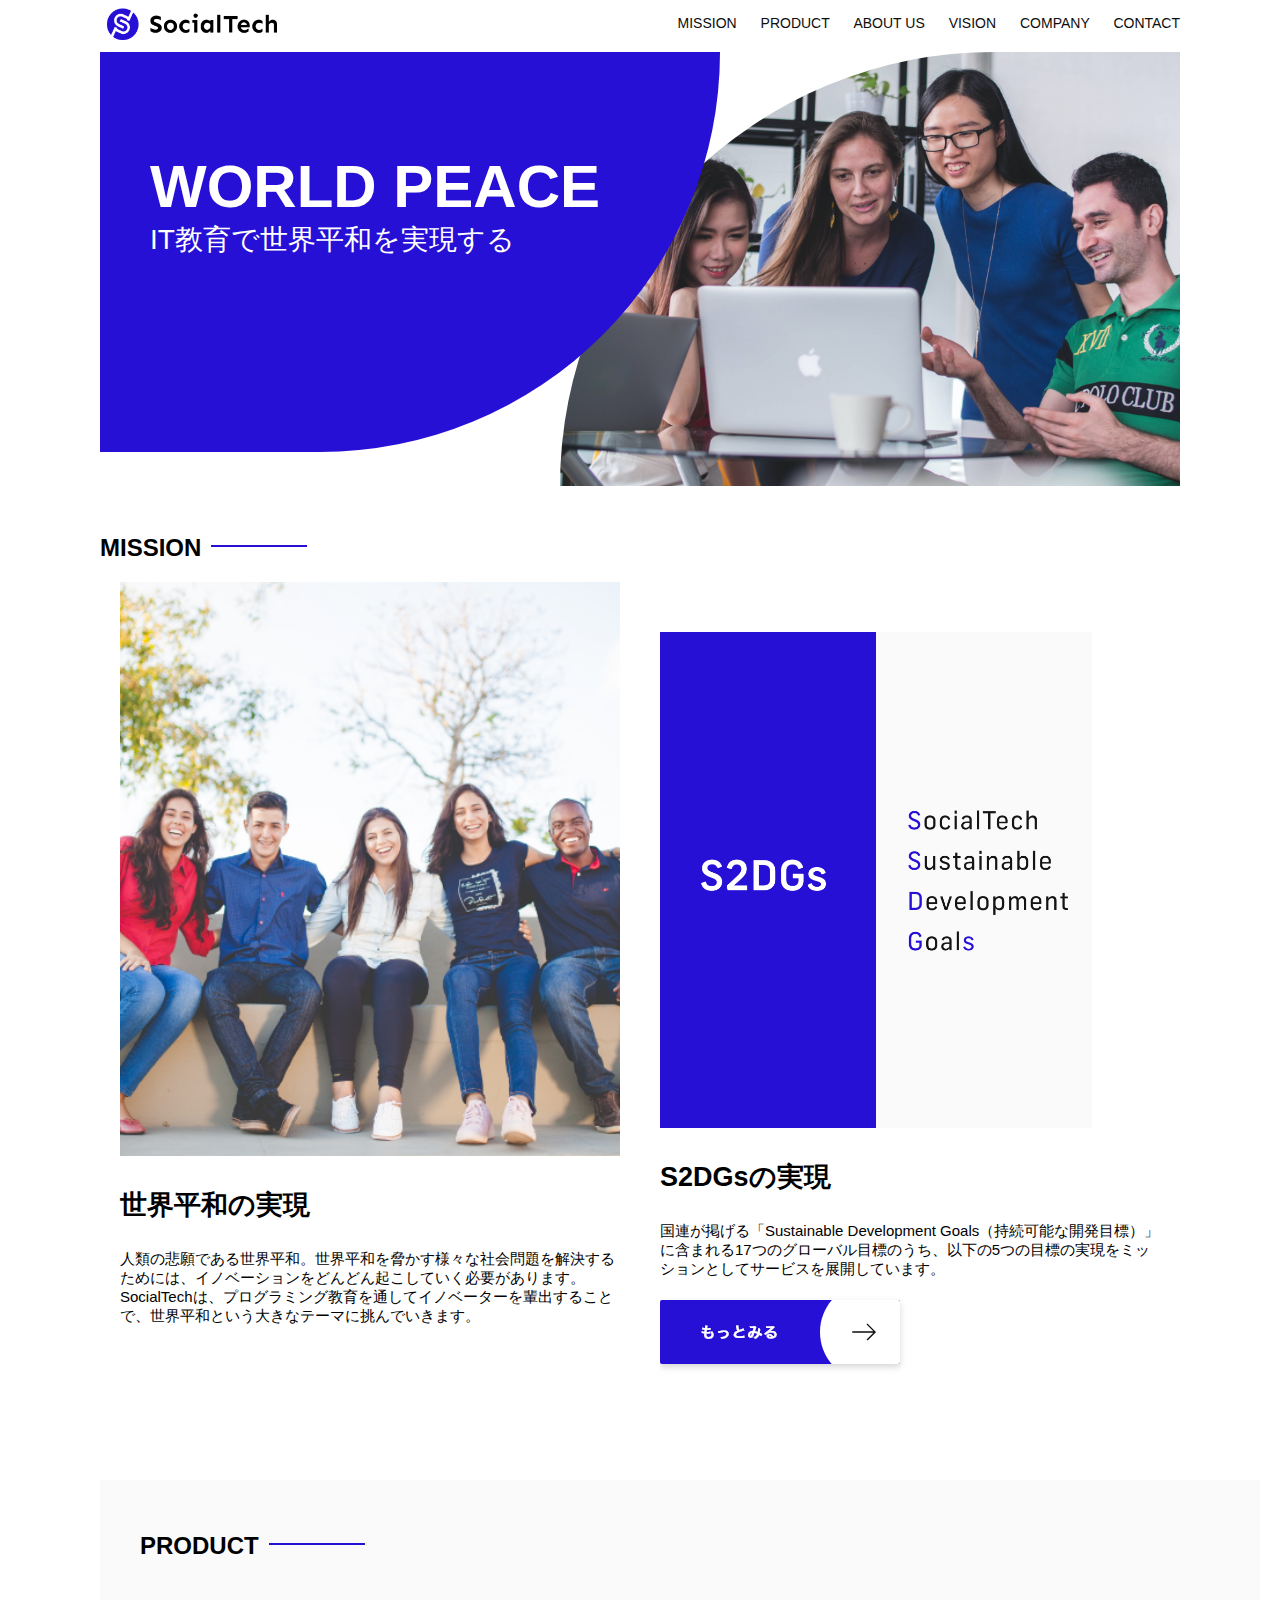
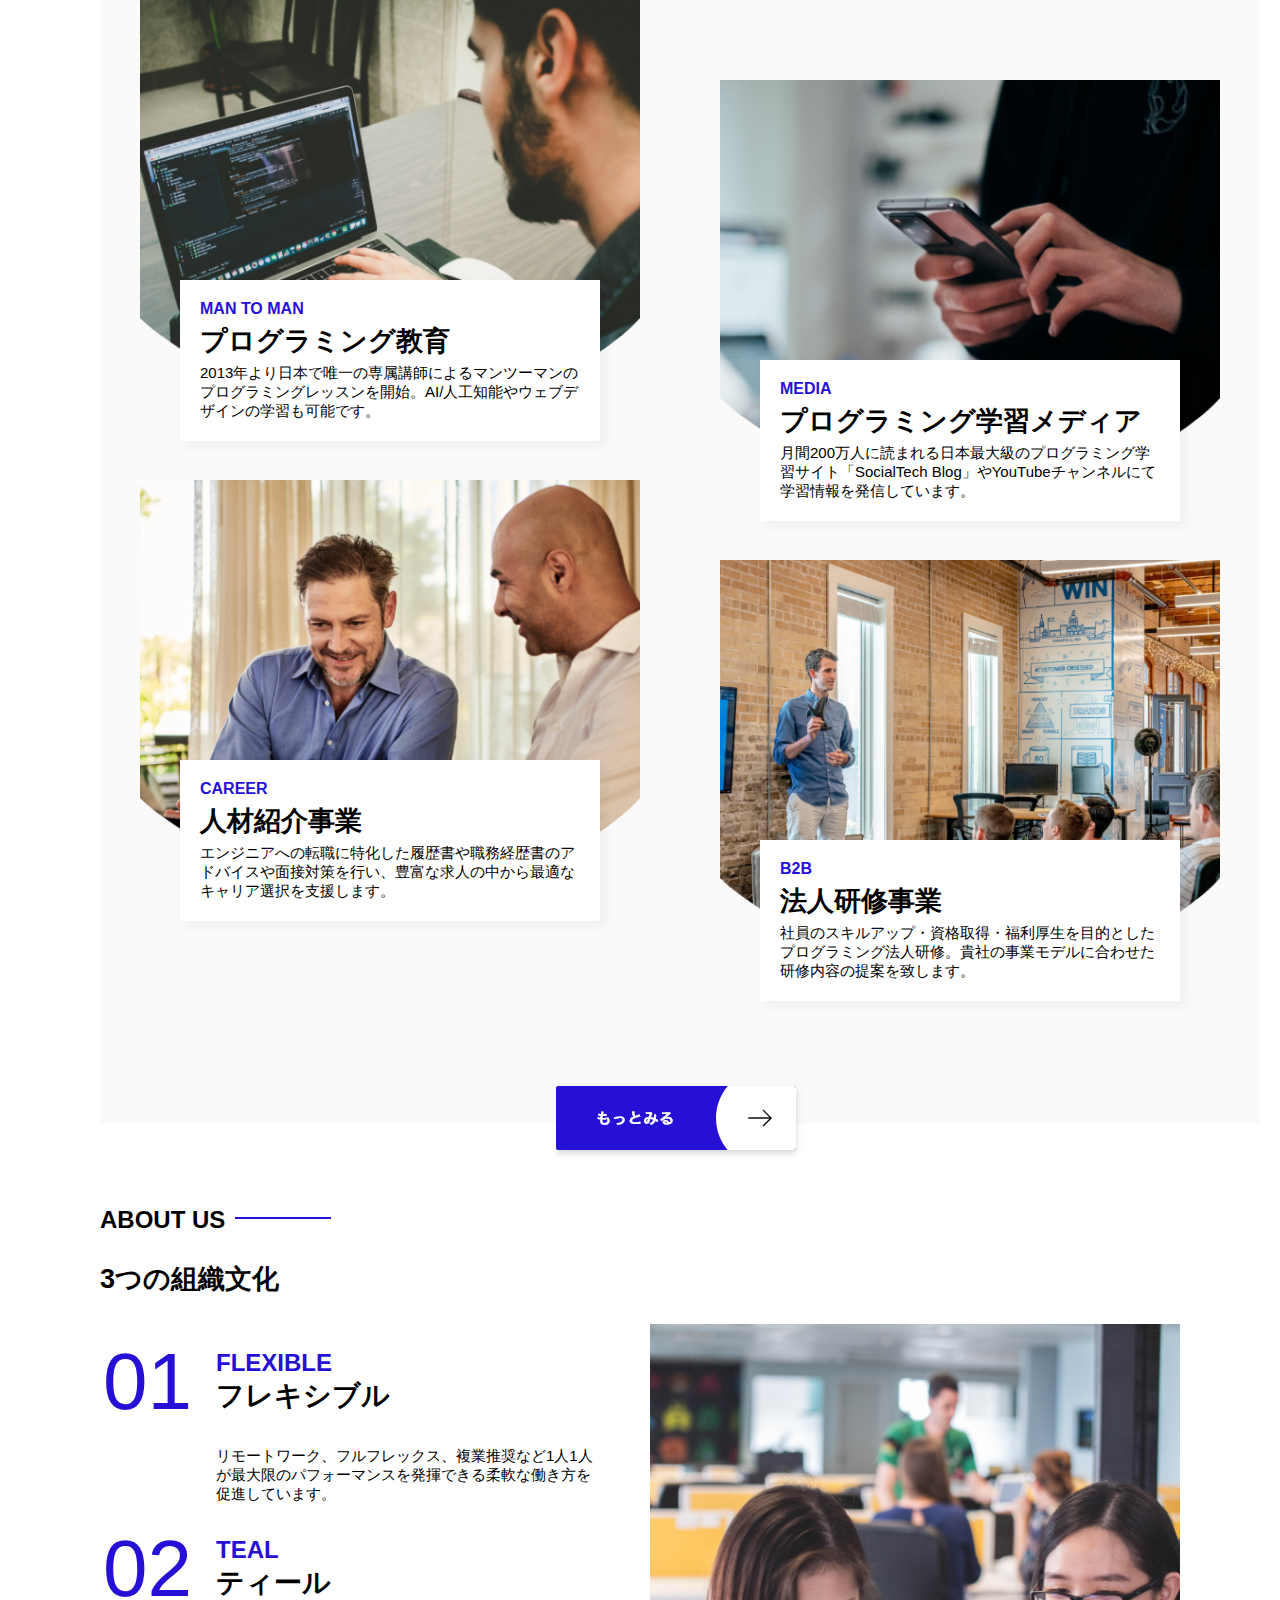
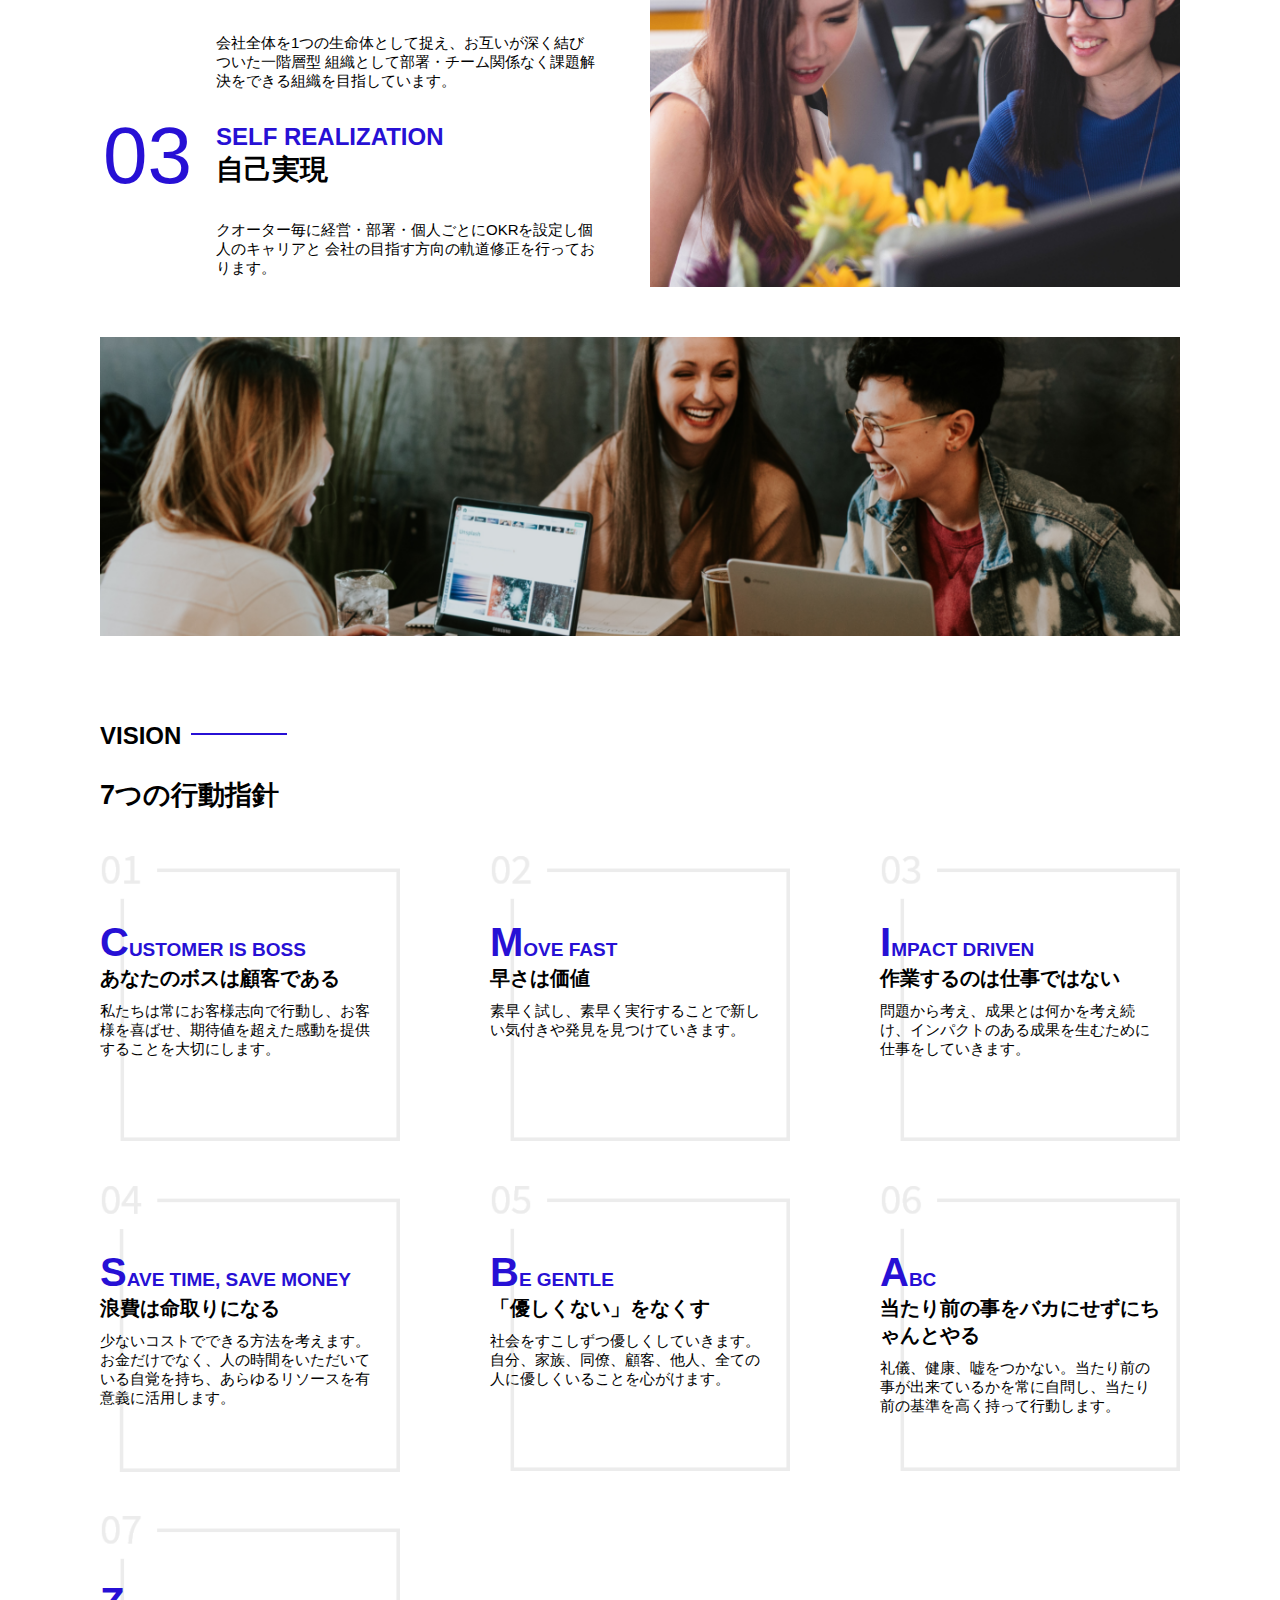
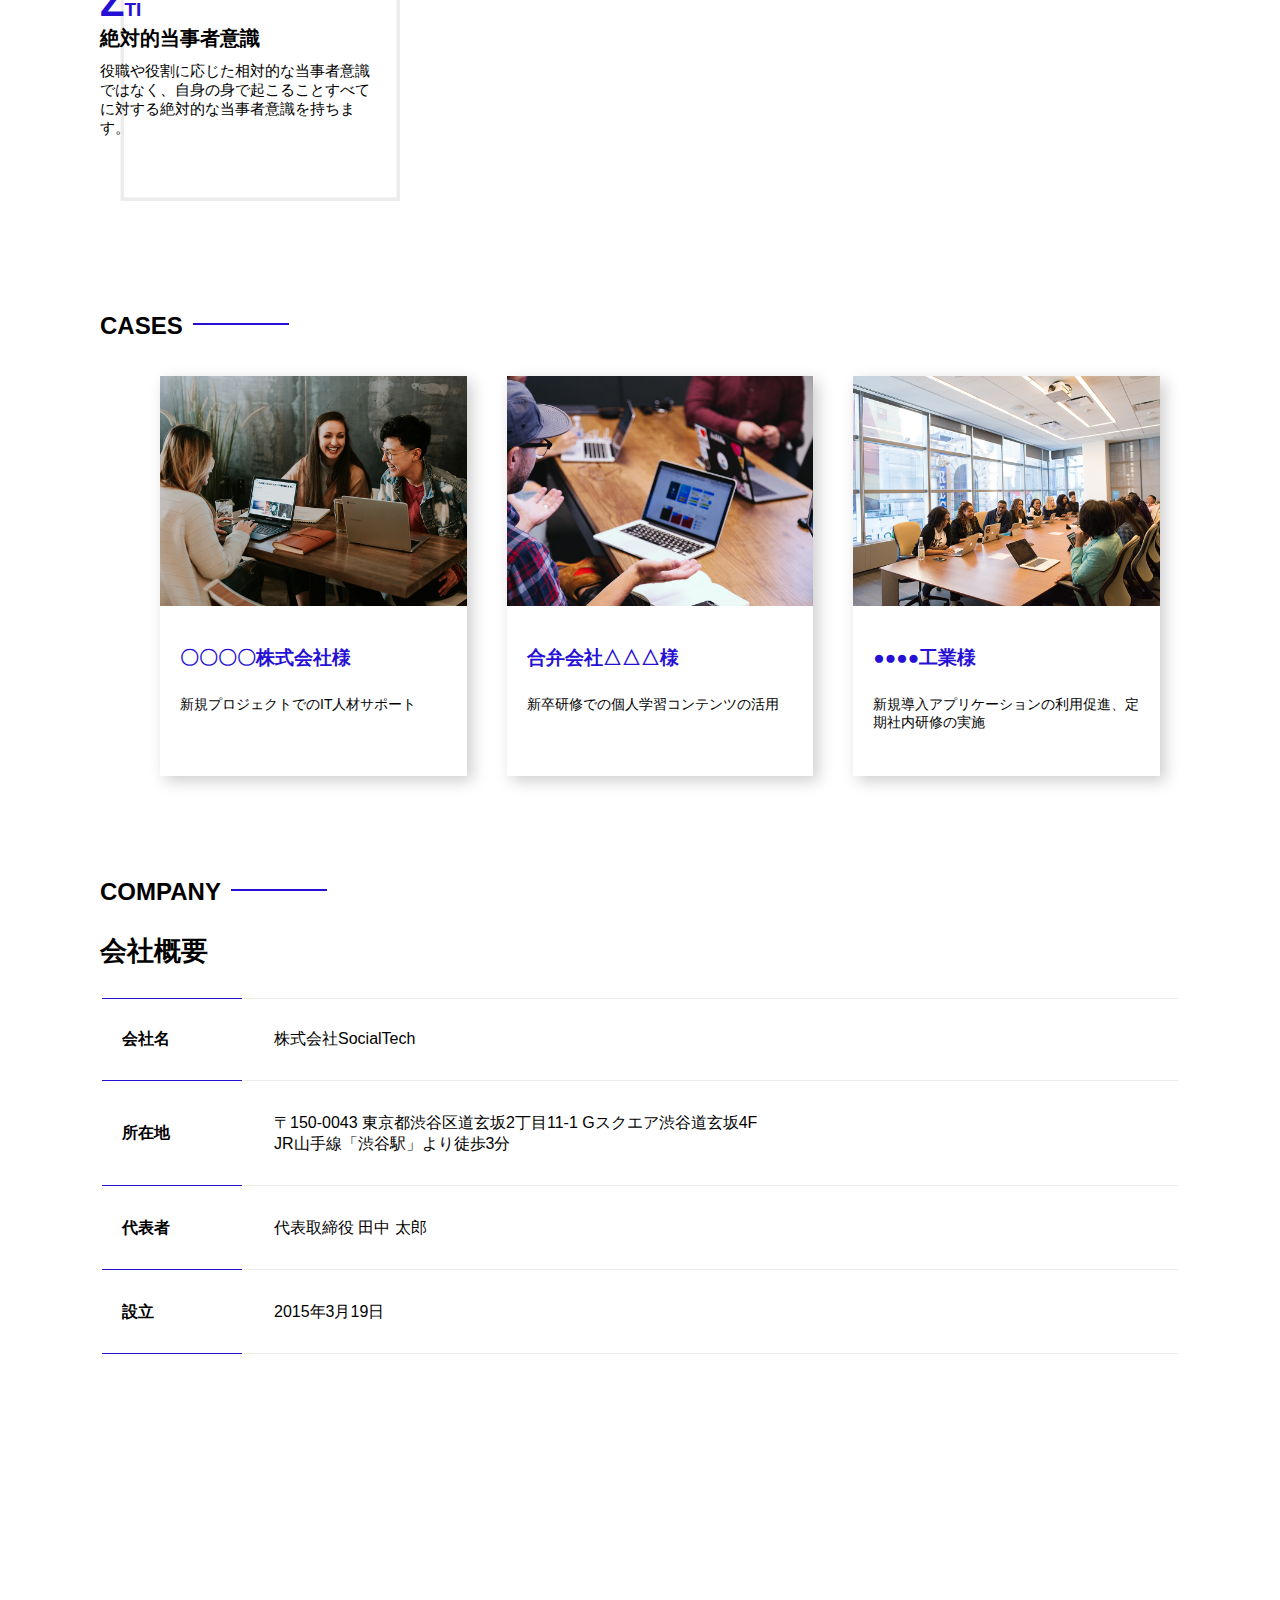
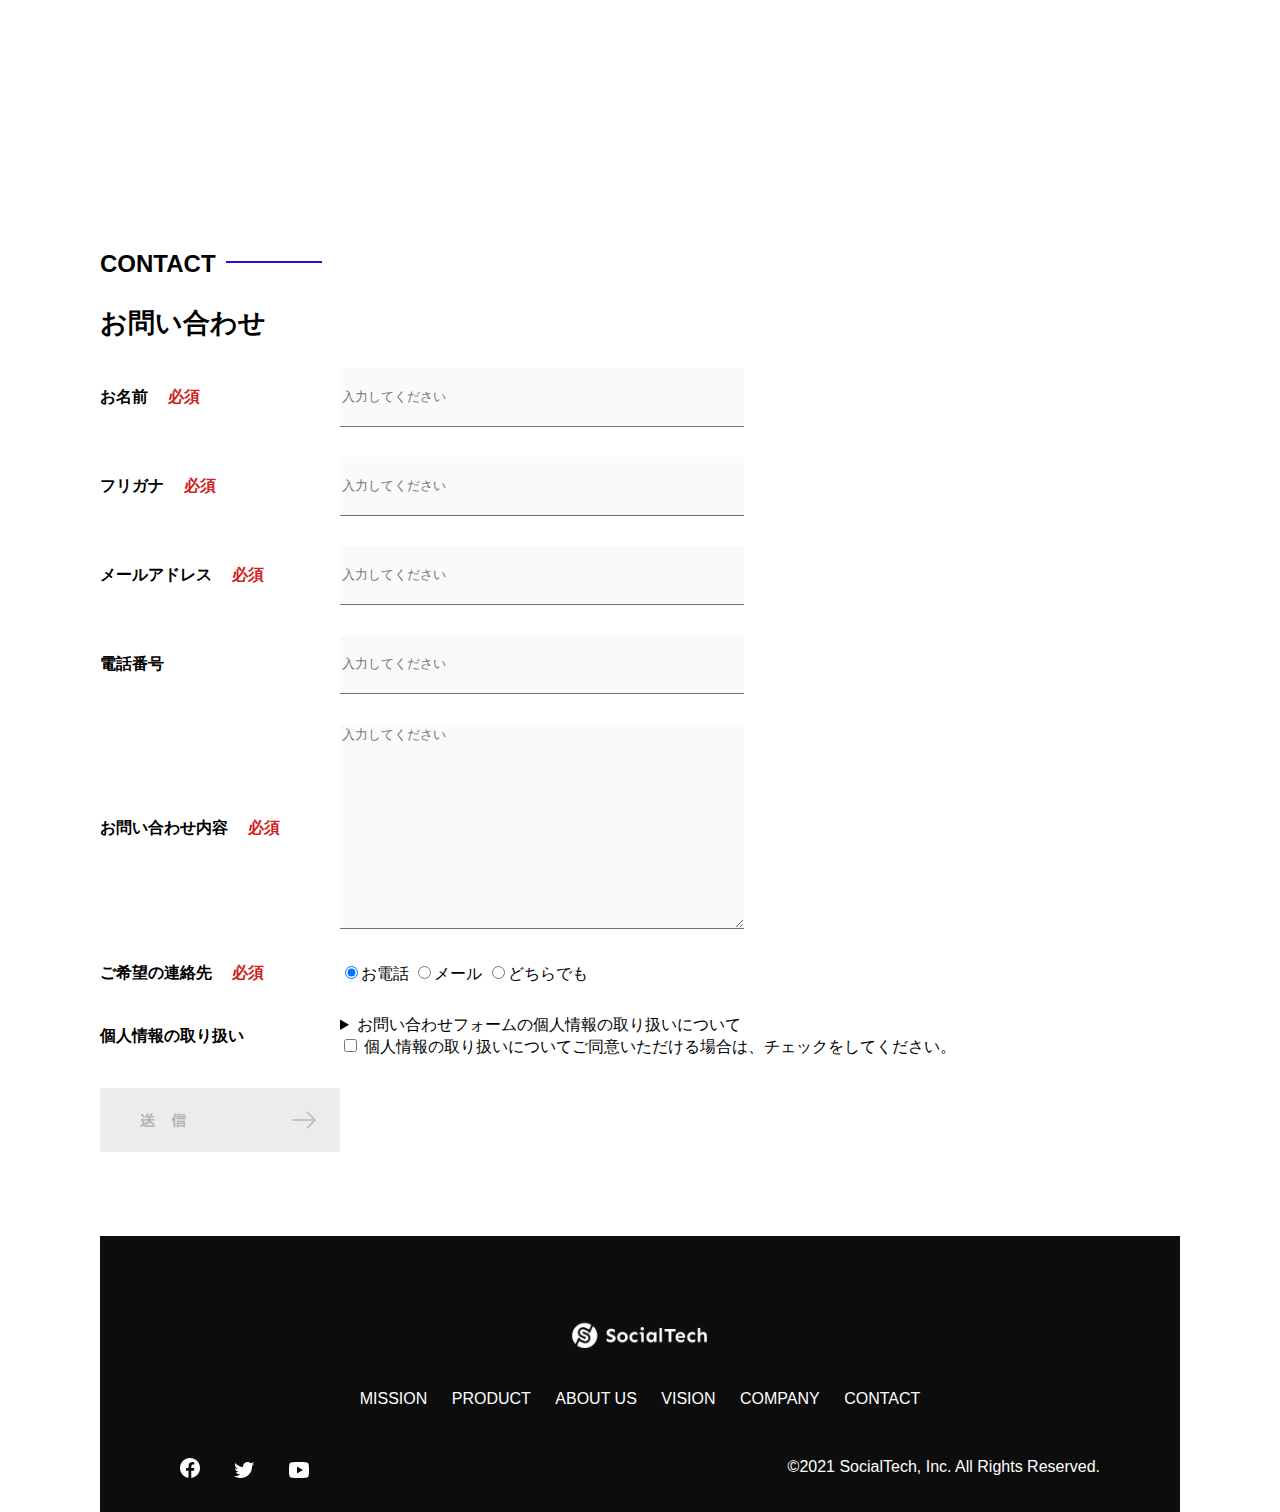
<file: kadai_012/index.html>
<!DOCTYPE html>
<html>
  <head>
    <title>SocialTech</title>
    <meta charset="UTF-8" />
    <meta
      name="description"
      content="SocialTechはEdTech業界のリーディングカンパニーを目指します。"
    />
    <meta name="viewport" content="width=device-width, initial-scale=1.0" />
    <link rel="stylesheet" href="style.css" />
  </head>
  <body>
    <!-- ヘッダー -->
    <header>
      <!-- ロゴ -->
      <a href="index.html" id="logo"
        ><img src="images/logo.png" alt="トップページに戻る"
      /></a>

      <!-- PC用ナビゲーション -->
      <nav id="nav-pc">
        <a href="mission.html">MISSION</a>
        <a href="product.html">PRODUCT</a>
        <a href="index.html#aboutus">ABOUT US</a>
        <a href="index.html#vision">VISION</a>
        <a href="index.html#company">COMPANY</a>
        <a href="index.html#contact">CONTACT</a>
      </nav>
    </header>
    <main>
      <article>
        <!-- メインビジュアル -->
        <section id="main-visual">
          <div id="main-message">
            <h1>WORLD PEACE</h1>
            <p>IT教育で世界平和を実現する</p>
          </div>
          <img
            src="images/index/index-main.png"
            alt="PCの周りに集まる多国籍の仲間たち"
          />
        </section>
        <!--ミッション-->
        <section id="mission">
          <h2 class="index-h2">MISSION</h2>
          <div id="mission-flex">
            <div>
              <img
                id="mission-photo"
                src="images/index/index-mission.png"
                alt="屋外のベンチで写真を撮影する多国籍の仲間たち"
              />
              <h3>世界平和の実現</h3>
              <p>
                人類の悲願である世界平和。世界平和を脅かす様々な社会問題を解決するためには、イノベーションをどんどん起こしていく必要があります。SocialTechは、プログラミング教育を通してイノベーターを輩出することで、世界平和という大きなテーマに挑んでいきます。
              </p>
            </div>
            <div>
              <img id="s2dgs" src="images/index/s2dgs.png" alt="S2DGs" />
              <h3>S2DGsの実現</h3>
              <p>
                国連が掲げる「Sustainable Development
                Goals（持続可能な開発目標）」に含まれる17つのグローバル目標のうち、以下の5つの目標の実現をミッションとしてサービスを展開しています。
              </p>
              <a href="mission.html">
                <img src="images/button-more.png" alt="もっとみる" />
              </a>
            </div>
          </div>
        </section>
        <!-- プロダクト -->
        <section id="product">
          <h2 class="index-h2">PRODUCT</h2>
          <div>
            <div id="product-left">
              <div>
                <img
                  class="product-photo"
                  src="images/index/index-mantoman.png"
                  alt="PCでコードを書く男性"
                />
                <div class="product-explain">
                  <span>MAN TO MAN</span>
                  <h3>プログラミング教育</h3>
                  <p>
                    2013年より日本で唯一の専属講師によるマンツーマンのプログラミングレッスンを開始。AI/人工知能やウェブデザインの学習も可能です。
                  </p>
                </div>
              </div>
              <div>
                <img
                  class="product-photo"
                  src="images/index/index-career.png"
                  alt="笑顔で話し合う2人の男性"
                />
                <div class="product-explain">
                  <span>CAREER</span>
                  <h3>人材紹介事業</h3>
                  <p>
                    エンジニアへの転職に特化した履歴書や職務経歴書のアドバイスや面接対策を行い、豊富な求人の中から最適なキャリア選択を支援します。
                  </p>
                </div>
              </div>
            </div>
            <div id="product-right">
              <div>
                <img
                  class="product-photo"
                  src="images/index/index-media.png"
                  alt="スマートフォンを操作する人"
                />
                <div class="product-explain">
                  <span>MEDIA</span>
                  <h3>プログラミング学習メディア</h3>
                  <p>
                    月間200万人に読まれる日本最大級のプログラミング学習サイト「SocialTech
                    Blog」やYouTubeチャンネルにて学習情報を発信しています。
                  </p>
                </div>
              </div>
              <div>
                <img
                  class="product-photo"
                  src="images/index/index-b2b.png"
                  alt="講演中の男性とそれを聴く人々"
                />
                <div class="product-explain">
                  <span>B2B</span>
                  <h3>法人研修事業</h3>
                  <p>
                    社員のスキルアップ・資格取得・福利厚生を目的としたプログラミング法人研修。貴社の事業モデルに合わせた研修内容の提案を致します。
                  </p>
                </div>
              </div>
            </div>
          </div>
          <div>
            <a id="product-more" href="product.html">
              <img src="images/button-more.png" alt="もっとみる" />
            </a>
          </div>
        </section>
        <!---ABOUT US-->
        <section id="aboutus">
          <h2 class="index-h2">ABOUT US</h2>
          <h3>3つの組織文化</h3>
          <div>
            <table class="culture-table">
              <tr>
                <td>
                  <span class="culture-num">01</span>
                </td>
                <td>
                  <span class="culture-en">FLEXIBLE</span>
                  <span class="culture-jp">フレキシブル</span>
                </td>
              </tr>
              <tr>
                <td>
                  <!--空のセル-->
                </td>
                <td>
                  <p class="culture-description">
                    リモートワーク、フルフレックス、複業推奨など1人1人が最大限のパフォーマンスを発揮できる柔軟な働き方を促進しています。
                  </p>
                </td>
              </tr>
              <tr>
                <td>
                  <span class="culture-num">02</span>
                </td>
                <td>
                  <span class="culture-en">TEAL</span>
                  <span class="culture-jp">ティール</span>
                </td>
              </tr>
              <tr>
                <td>
                  <!--空のセル-->
                </td>
                <td>
                  <p class="culture-description">
                    会社全体を1つの生命体として捉え、お互いが深く結びついた一階層型
                    組織として部署・チーム関係なく課題解決をできる組織を目指しています。
                  </p>
                </td>
              </tr>
              <tr>
                <td>
                  <span class="culture-num">03</span>
                </td>
                <td>
                  <span class="culture-en">SELF REALIZATION</span>
                  <span class="culture-jp">自己実現</span>
                </td>
              </tr>
              <tr>
                <td>
                  <!--空のセル-->
                </td>
                <td>
                  <p class="culture-description">
                    クオーター毎に経営・部署・個人ごとにOKRを設定し個人のキャリアと
                    会社の目指す方向の軌道修正を行っております。
                  </p>
                </td>
              </tr>
            </table>
            <img
              class="culture-img"
              src="images/index/index-aboutus1.png"
              alt="笑顔で話し合う2人の女性"
            />
          </div>
          <img
            class="culture-img2"
            src="images/index/index-aboutus2.png"
            alt="笑顔で話し合う3人の男女"
          />
        </section>
        <!-- VISION -->
        <section id="vision">
          <h2 class="index-h2">VISION</h2>
          <h3>7つの行動指針</h3>
          <div>
            <div class="vision-box">
              <img src="images/index/vision-01.png" alt="01" />
              <span>
                <h4>CUSTOMER IS BOSS</h4>
                <h5>あなたのボスは顧客である</h5>
                <p>
                  私たちは常にお客様志向で行動し、お客様を喜ばせ、期待値を超えた感動を提供することを大切にします。
                </p>
              </span>
            </div>
            <div class="vision-box">
              <img src="images/index/vision-02.png" alt="02" />
              <span>
                <h4>MOVE FAST</h4>
                <h5>早さは価値</h5>
                <p>
                  素早く試し、素早く実行することで新しい気付きや発見を見つけていきます。
                </p>
              </span>
            </div>
            <div class="vision-box">
              <img src="images/index/vision-03.png" alt="03" />
              <span>
                <h4>IMPACT DRIVEN</h4>
                <h5>作業するのは仕事ではない</h5>
                <p>
                  問題から考え、成果とは何かを考え続け、インパクトのある成果を生むために仕事をしていきます。
                </p>
              </span>
            </div>
            <div class="vision-box">
              <img src="images/index/vision-04.png" alt="04" />
              <span>
                <h4>SAVE TIME, SAVE MONEY</h4>
                <h5>浪費は命取りになる</h5>
                <p>
                  少ないコストでできる方法を考えます。お金だけでなく、人の時間をいただいている自覚を持ち、あらゆるリソースを有意義に活用します。
                </p>
              </span>
            </div>
            <div class="vision-box">
              <img src="images/index/vision-05.png" alt="05" />
              <span>
                <h4>BE GENTLE</h4>
                <h5>「優しくない」をなくす</h5>
                <p>
                  社会をすこしずつ優しくしていきます。自分、家族、同僚、顧客、他人、全ての人に優しくいることを心がけます。
                </p>
              </span>
            </div>
            <div class="vision-box">
              <img src="images/index/vision-06.png" alt="06" />
              <span>
                <h4>ABC</h4>
                <h5>当たり前の事をバカにせずにちゃんとやる</h5>
                <p>
                  礼儀、健康、嘘をつかない。当たり前の事が出来ているかを常に自問し、当たり前の基準を高く持って行動します。
                </p>
              </span>
            </div>
            <div class="vision-box">
              <img src="images/index/vision-07.png" alt="07" />
              <span>
                <h4>ZTI</h4>
                <h5>絶対的当事者意識</h5>
                <p>
                  役職や役割に応じた相対的な当事者意識ではなく、自身の身で起こることすべてに対する絶対的な当事者意識を持ちます。
                </p>
              </span>
            </div>
          </div>
        </section>

        <!-- CASES -->
        <section id="cases">
          <h2 class="index-h2">CASES</h2>
          <ul>
            <li class="case-card">
              <img class="case-img" src="images/index/case-1.png" alt="仲良く語り合う3人">
              <div class="case-info">
                <h4 class="case-name">〇〇〇〇株式会社様</h4>
                <p class="case-content">新規プロジェクトでのIT人材サポート</p>
              </div>
            </li>
         
            <li class="case-card">
              <img class="case-img" src="images/index/case-2.png" alt="PCでコンテンツを見る">
              <div class="case-info">
                <h4 class="case-name">合弁会社△△△様</h4>
                <p class="case-content">新卒研修での個人学習コンテンツの活用</p>
              </div>
            </li>

            <li class="case-card">
              <img class="case-img" src="images/index/case-3.png" alt="社内研修中の会議室">
              <div class="case-info">
                <h4 class="case-name">●●●●工業様</h4>
                <p class="case-content">新規導入アプリケーションの利用促進、定期社内研修の実施</p>
              </div>
            </li>
          </ul>
        </section>

        <!-- COMPANY -->
        <section id="company">
          <h2 class="index-h2">COMPANY</h2>
          <h3>会社概要</h3>
          <table id="company-table">
            <tr>
              <th class="tableheader-first">会社名</th>
              <td class="cell-first">株式会社SocialTech</td>
            </tr>
            <tr>
              <th class="tableheader">所在地</th>
              <td class="cell">
                〒150-0043 東京都渋谷区道玄坂2丁目11-1 Gスクエア渋谷道玄坂4F<br />JR山手線「渋谷駅」より徒歩3分
              </td>
            </tr>
            <tr>
              <th class="tableheader">代表者</th>
              <td class="cell">代表取締役 田中 太郎</td>
            </tr>
            <tr>
              <th class="tableheader">設立</th>
              <td class="cell">2015年3月19日</td>
            </tr>
          </table>
          <iframe
            src="https://www.google.com/maps/embed?pb=!1m18!1m12!1m3!1d3241.7759544892483!2d139.69399665123464!3d35.65789123876098!2m3!1f0!2f0!3f0!3m2!1i1024!2i768!4f13.1!3m3!1m2!1s0x60188caa0042e8d1%3A0xba130bea826a7aa2!2z44CSMTUwLTAwNDMg5p2x5Lqs6YO95riL6LC35Yy66YGT546E5Z2C77yS5LiB55uu77yR77yR4oiS77yR!5e0!3m2!1sja!2sjp!4v1636872991912!5m2!1sja!2sjp"
            style="border: 0"
            allowfullscreen=""
            loading="lazy"
          >
          </iframe>
        </section>
        <!-- お問い合わせフォーム -->
        <section id="contact">
          <h2 class="index-h2">CONTACT</h2>
          <h3>お問い合わせ</h3>
          <form>
            <div>
              <div class="contact-heading">
                <label class="contact-label"
                  >お名前<span class="contact-span">必須</span></label
                >
              </div>
              <div class="contact-form">
                <input
                  type="text"
                  name="name"
                  placeholder="入力してください"
                  class="contact-textbox"
                />
              </div>
            </div>
            <div>
              <div class="contact-heading">
                <label class="contact-label"
                  >フリガナ<span class="contact-span">必須</span></label
                >
              </div>
              <div>
                <input
                  type="text"
                  name="hurigana"
                  placeholder="入力してください"
                  class="contact-textbox"
                />
              </div>
            </div>
            <div>
              <div class="contact-heading">
                <label class="contact-label"
                  >メールアドレス<span class="contact-span">必須</span></label
                >
              </div>
              <div>
                <input
                  type="text"
                  name="email"
                  placeholder="入力してください"
                  class="contact-textbox"
                />
              </div>
            </div>
            <div>
              <div class="contact-heading">
                <label class="contact-label">電話番号</label>
              </div>
              <div>
                <input
                  type="text"
                  name="tel"
                  placeholder="入力してください"
                  class="contact-textbox"
                />
              </div>
            </div>
            <div>
              <div class="contact-heading">
                <label class="contact-label"
                  >お問い合わせ内容<span class="contact-span">必須</span></label
                >
              </div>
              <div>
                <textarea
                  class="contact-textarea"
                  placeholder="入力してください"
                  name="message"
                ></textarea>
              </div>
            </div>
            <div>
              <div class="contact-heading">
                <label class="contact-label"
                  >ご希望の連絡先<span class="contact-span">必須</span></label
                >
              </div>
              <div>
                <input
                  class="radiobutton"
                  type="radio"
                  value="tel"
                  name="contact"
                  checked
                /><label>お電話</label>
                <input
                  class="radiobutton"
                  type="radio"
                  value="mail"
                  name="contact"
                /><label>メール</label>
                <input
                  class="radiobutton"
                  type="radio"
                  value="both"
                  name="contact"
                /><label>どちらでも</label>
              </div>
            </div>
            <div>
              <div class="contact-heading">
                <label class="contact-label">個人情報の取り扱い</label>
              </div>
              <div>
                <details>
                  <summary>
                    お問い合わせフォームの個人情報の取り扱いについて
                  </summary>
                  <div>
                    <span>１．組織の名称又は氏名</span><br />
                    株式会社SocialTech<br /><br />
                    <span
                      >２．個人情報保護管理者（若しくはその代理人）の氏名又は職名、所属及び連絡先
                      鈴木 一郎 コーポレート部</span
                    ><br />
                    メールアドレス：support@socialtech.net<br />
                    TEL：03-xxxx-xxxx<br />
                    <span>３．個人情報の利用目的</span><br />
                    ・本サービス及び本サービスに関連する情報の提供又はそれらに関する連絡のため<br />
                    ・ユーザーの本人確認のため<br />
                    ・当社サービスのご案内のため<br />
                    ・当社の商品等の広告または宣伝（電子メールによるものを含むものとします。）<br /><br />
                    <span>４．個人情報の取り扱い業務の委託</span><br />
                    個人情報の取扱業務の全部または一部を外部に業務委託する場合があります。<br />
                    その際、弊社は、個人情報を適切に保護できる管理体制を敷き実行していることを条件として<br />
                    委託先を厳選したうえで、機密保持契約を委託先と締結し、お客様の個人情報を厳密に管理させます。<br /><br />
                    <span>５．個人情報の開示等の請求</span><br />
                    お客様は、弊社に対してご自身の個人情報の開示等（利用目的の通知、開示、内容の訂正・追加・削除、利用の停止または消去、第三者への提供の停止）に関して、当社問合わせ窓口に申し出ることができます。<br />
                    その際、弊社はお客様ご本人を確認させていただいたうえで、合理的な期間内に対応いたします。<br /><br />
                    なお、個人情報に関する弊社問合わせ先は、次の通りです。<br /><br />
                    株式会社SocialTech　個人情報問合せ窓口<br />
                    〒150-0043　東京都渋谷区道玄坂2丁目11-1 Ｇスクエア渋谷道玄坂
                    4F<br />
                    メールアドレス：support@socialtech.net　TEL：03-xxxx-xxxx<br /><br />
                    <span>６．個人情報を提供されることの任意性について</span
                    ><br /><br />
                    お客様がご自身の個人情報を弊社に提供されるか否かは、お客様のご判断によりますが、もしご提供されない場合には、適切なサービスが提供できない場合がありますので予めご了承ください。
                  </div>
                </details>
                <input type="checkbox" name="agree" />
                <span
                  >個人情報の取り扱いについてご同意いただける場合は、チェックをしてください。</span
                >
              </div>
            </div>
            <input
              type="image"
              value="Submit"
              src="images/button-submit.png"
              alt="送信する"
            />
          </form>
        </section>
      </article>
      <footer>
        <div id="footer-logo">
          <img src="images/logo-sp.png" alt="SocialTech" />
        </div>
        <div id="footer-link">
          <a href="mission.html">MISSION</a>
          <a href="product.html">PRODUCT</a>
          <a href="index.html#aboutus">ABOUT US</a>
          <a href="index.html#vision">VISION</a>
          <a href="index.html#company">COMPANY</a>
          <a href="index.html#contact">CONTACT</a>
        </div>
        <div id="sns-footer">
          <a href="https://www.facebook.com/sejuku2013"
            ><img src="images/button-facebook.png" alt="Facebookのリンク"
          /></a>
          <a href="https://twitter.com/samuraijuku"
            ><img src="images/button-twitter.png" alt="Twitterのリンク"
          /></a>
          <a href="https://www.youtube.com/channel/UCCFOQO5aDK0xXam4cUQXT8g"
            ><img src="images/button-youtube.png" alt="YouTubeのリンク"
          /></a>
          <span id="copyright"
            >&copy;2021 SocialTech, Inc. All Rights Reserved.
          </span>
        </div>
      </footer>
    </main>
  </body>
</html>
</file>
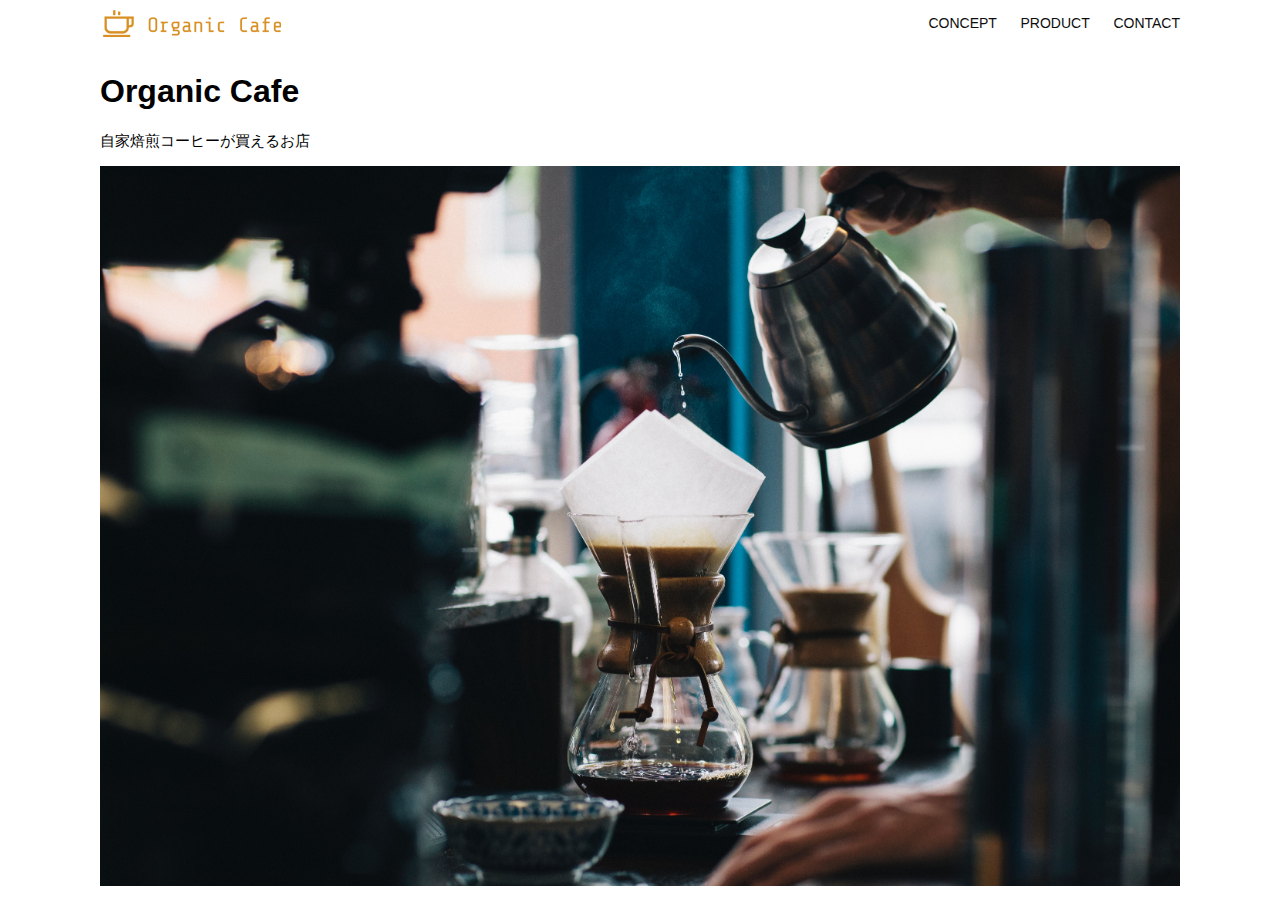
<file: kadai_013/index.html>
<!DOCTYPE html>
<html>
  <head>
    <title>Organic Cafe</title>
    <meta charset="UTF-8" />
    <meta
      name="description"
      content="自家焙煎のコーヒーがお家で楽しめるOrganic Cafe"
    />
    <meta name="viewport" content="width=device-width, initial-scale=1.0" />
    <link rel="stylesheet" href="style.css" />
  </head>
  <body>
    <!-- ヘッダー -->
    <header>
      <!-- ロゴ -->
      <a href="index.html" id="logo"
        ><img src="images/logo.png" alt="トップページに戻る"
      /></a>

      <!-- PC用ナビゲーション -->
      <nav id="nav-pc">
        <a href="index.html#concept">CONCEPT</a>
        <a href="index.html#product">PRODUCT</a>
        <a href="index.html#contact">CONTACT</a>
      </nav>

      
        <!-- スマホ用メニューボタン -->
        <img id="menu-sp" src="images/button-menu.png" alt="ナビゲーションを開く" onclick="document.getElementById('nav-sp').style.display = 'block'">
        
        <!-- スマホ用ナビゲーション -->
        <nav id="nav-sp">
          <img id="close" src="images/button-close.png" alt="ナビゲーションを閉じる" onclick="document.getElementById('nav-sp').style.display = 'none'">
          <a id="logo-sp" href="index.html" onclick="document.getElementById('nav-sp').style.display = 'none'"><img src="images/logo-sp.png" alt="トップページに戻る"></a>
          
          <a class="menu" href="index.html#concept" onclick="document.getElementById('nav-sp').style.display = 'none'">CONCEPT</a>
          <a class="menu" href="index.html#product" onclick="document.getElementById('nav-sp').style.display = 'none'">PRODUCT</a>
          <a class="menu" href="index.html#contact" onclick="document.getElementById('nav-sp').style.display = 'none'">CONTACT</a>
      
        </nav>
    </header>
    <main>
      <article>

        <!-- メインビジュアル -->
        <section id="main-visual">
          <div id="main-message">
            <h1>Organic Cafe</h1>
            <p>自家焙煎コーヒーが買えるお店</p>
          </div>
          <img
            src="images/main-image.jpg"
            alt="コーヒーをハンドドリップで淹れる画像"
          />
        </section>
      </article>
    </main>
  </body>
</html>
</file>
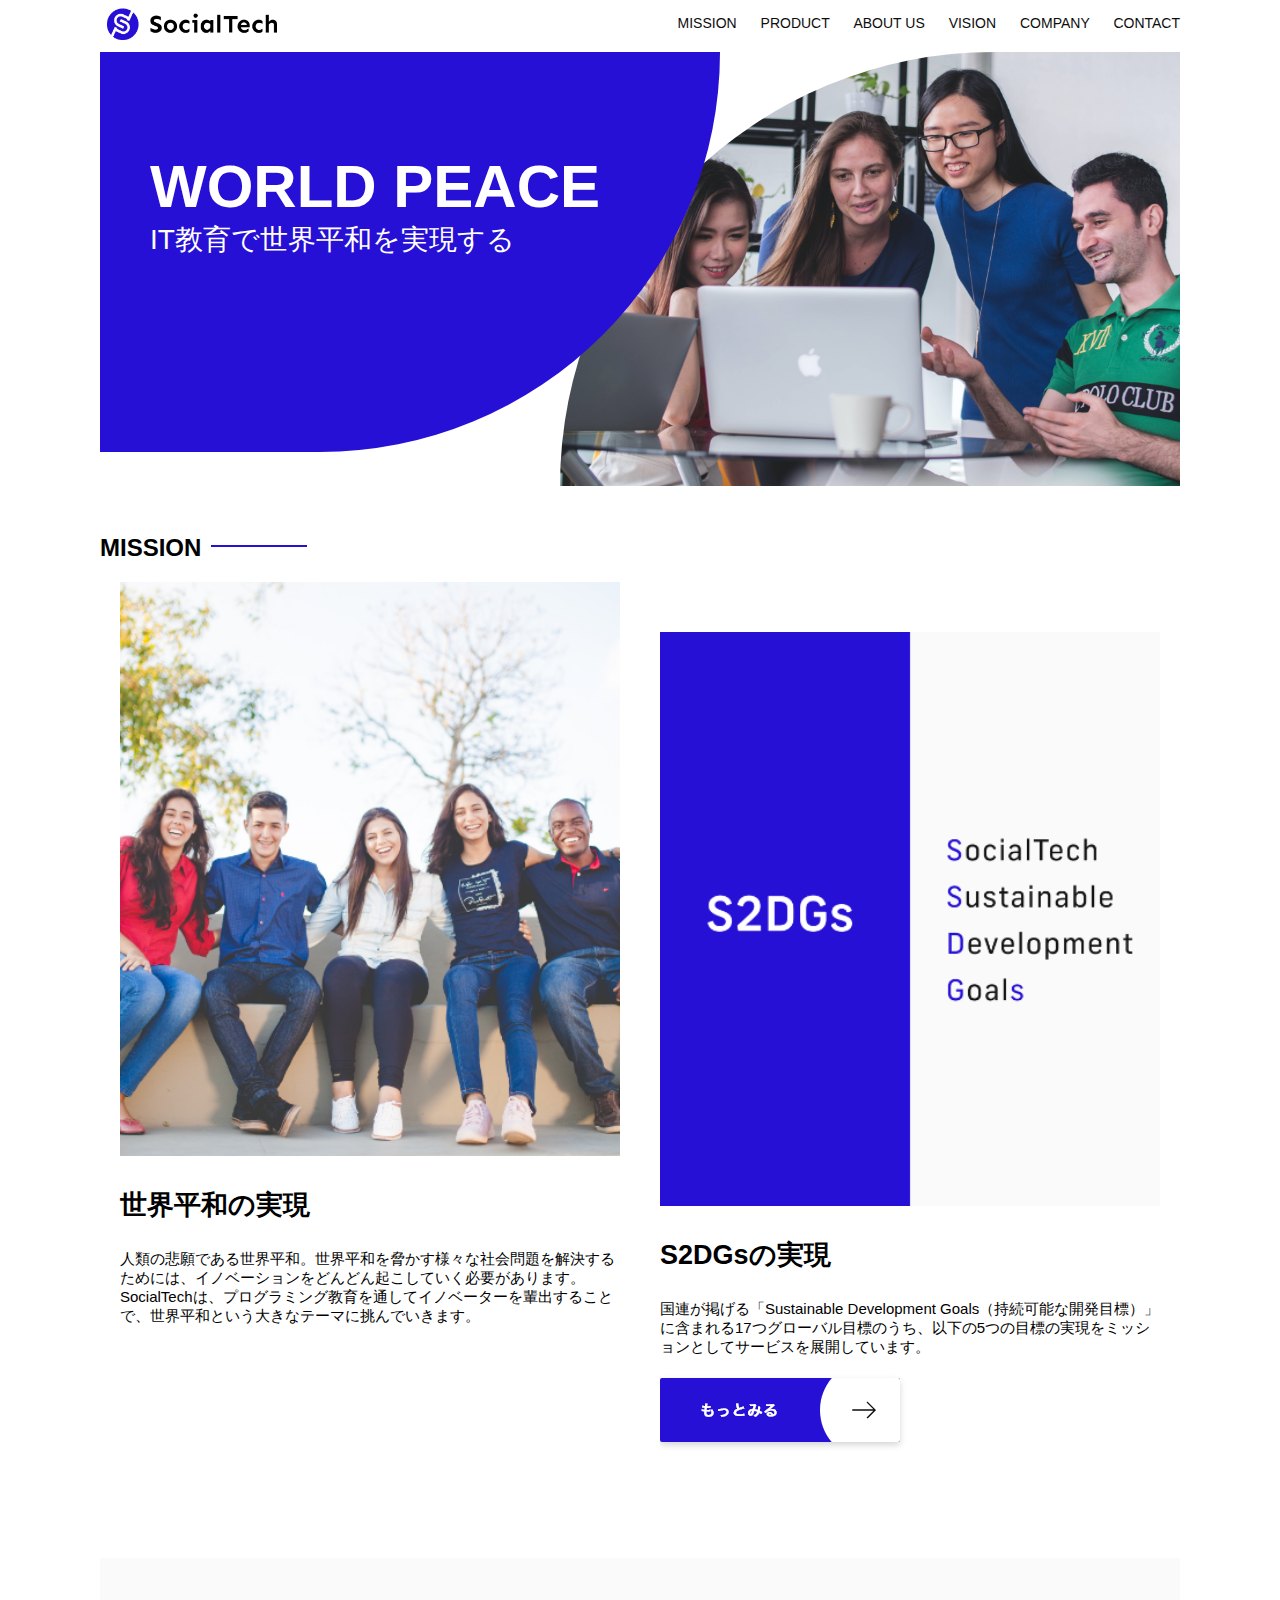
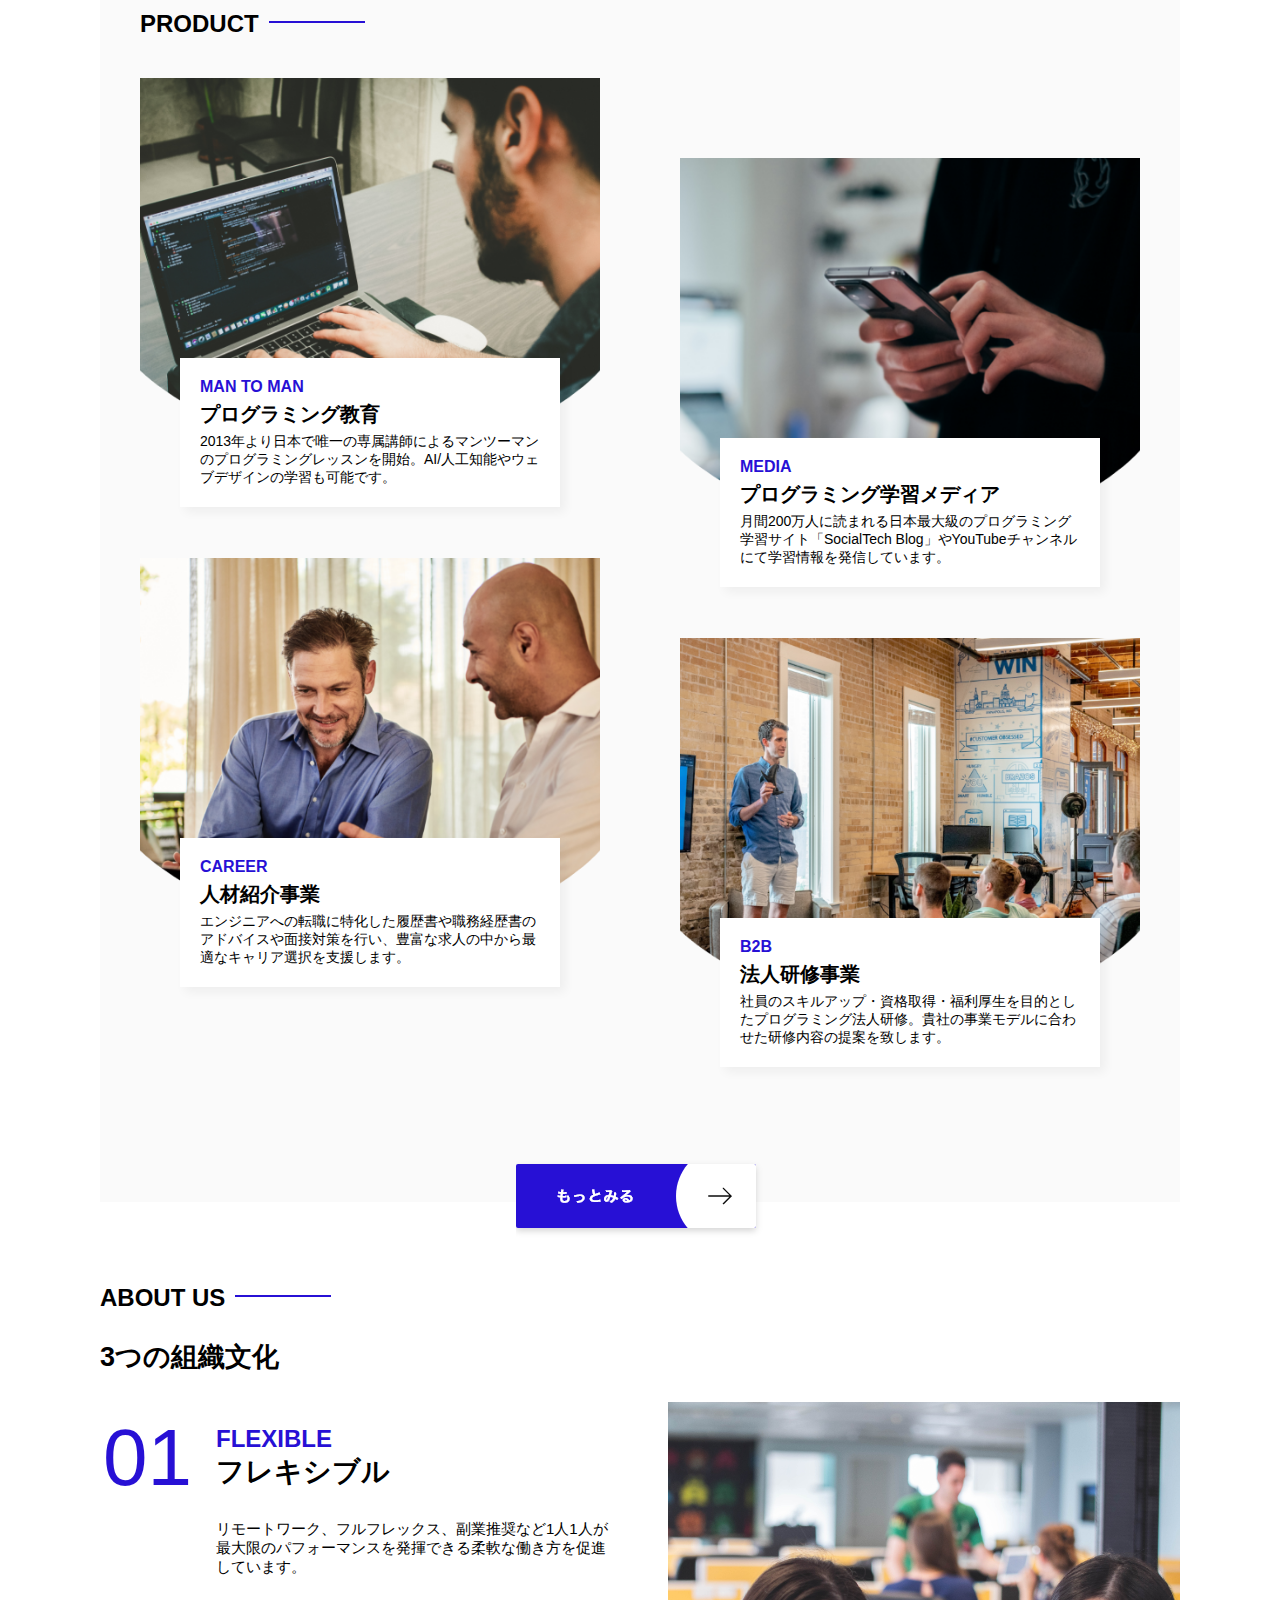
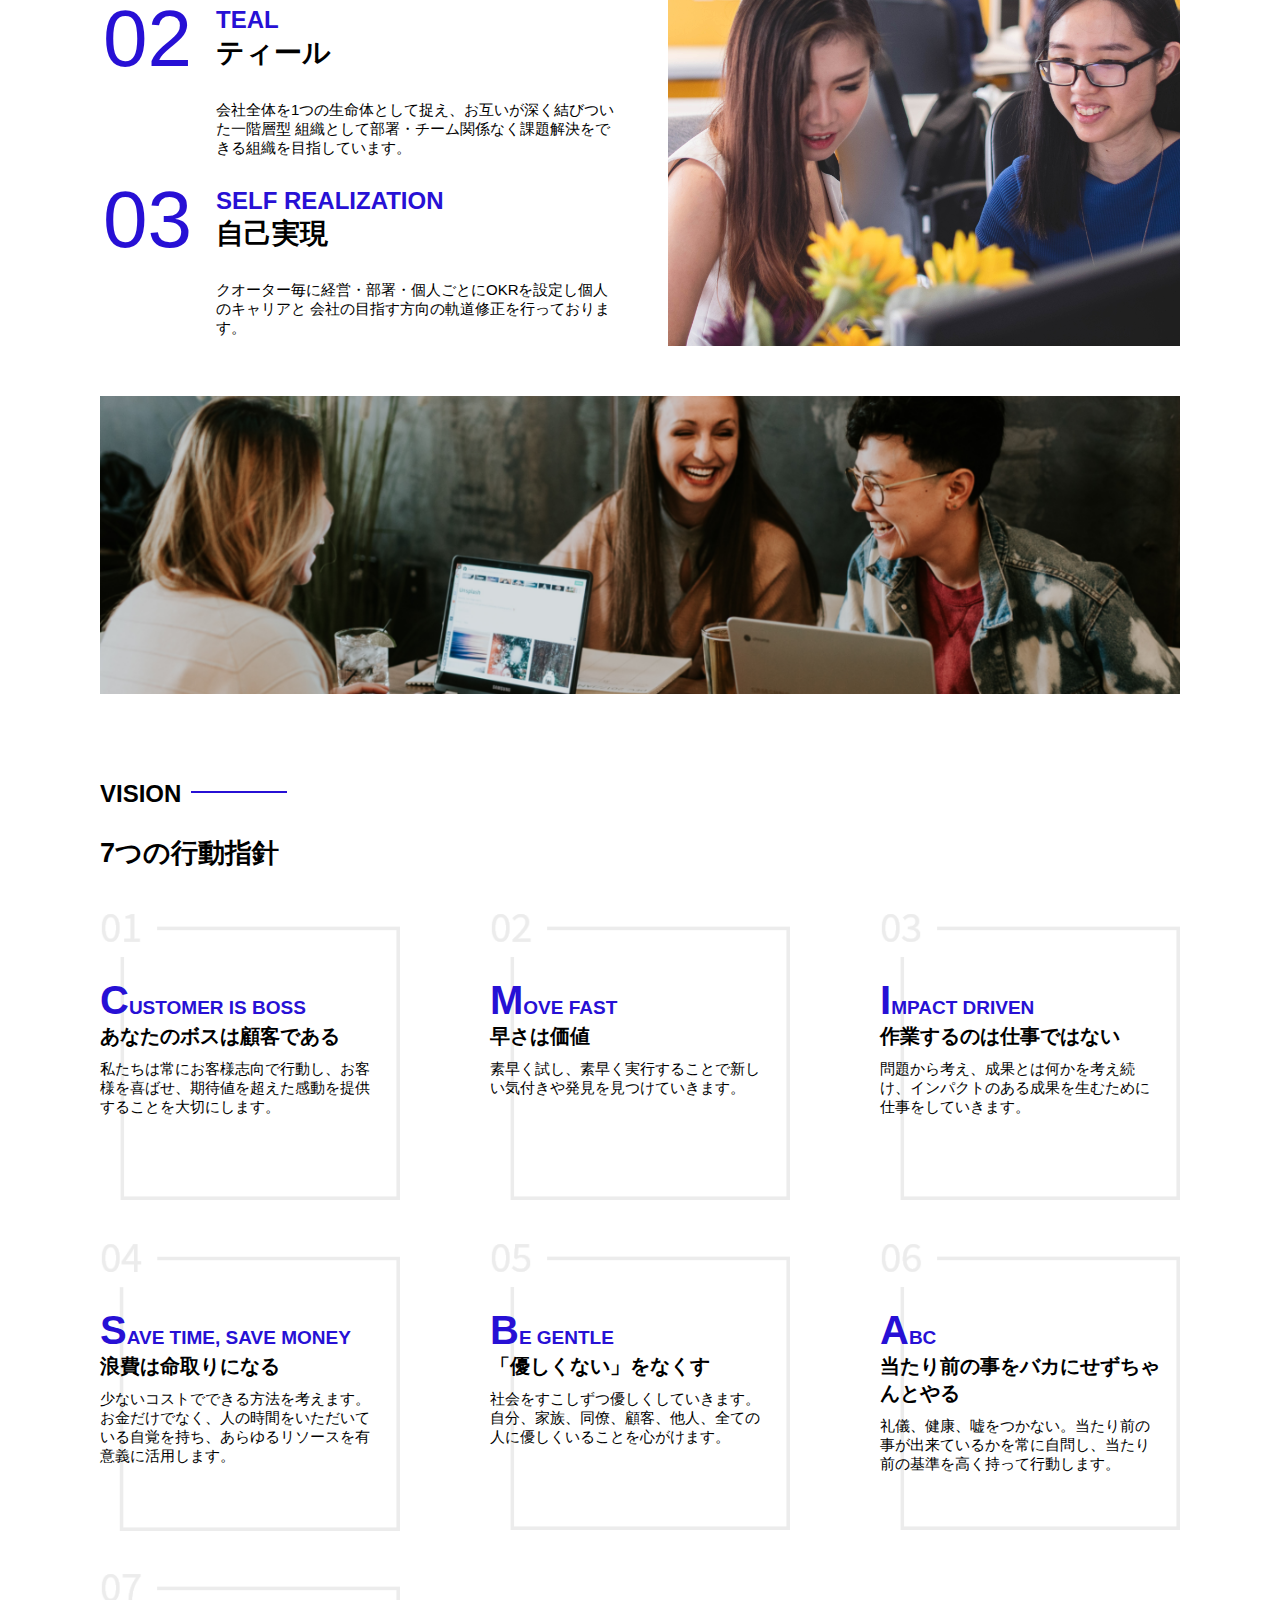
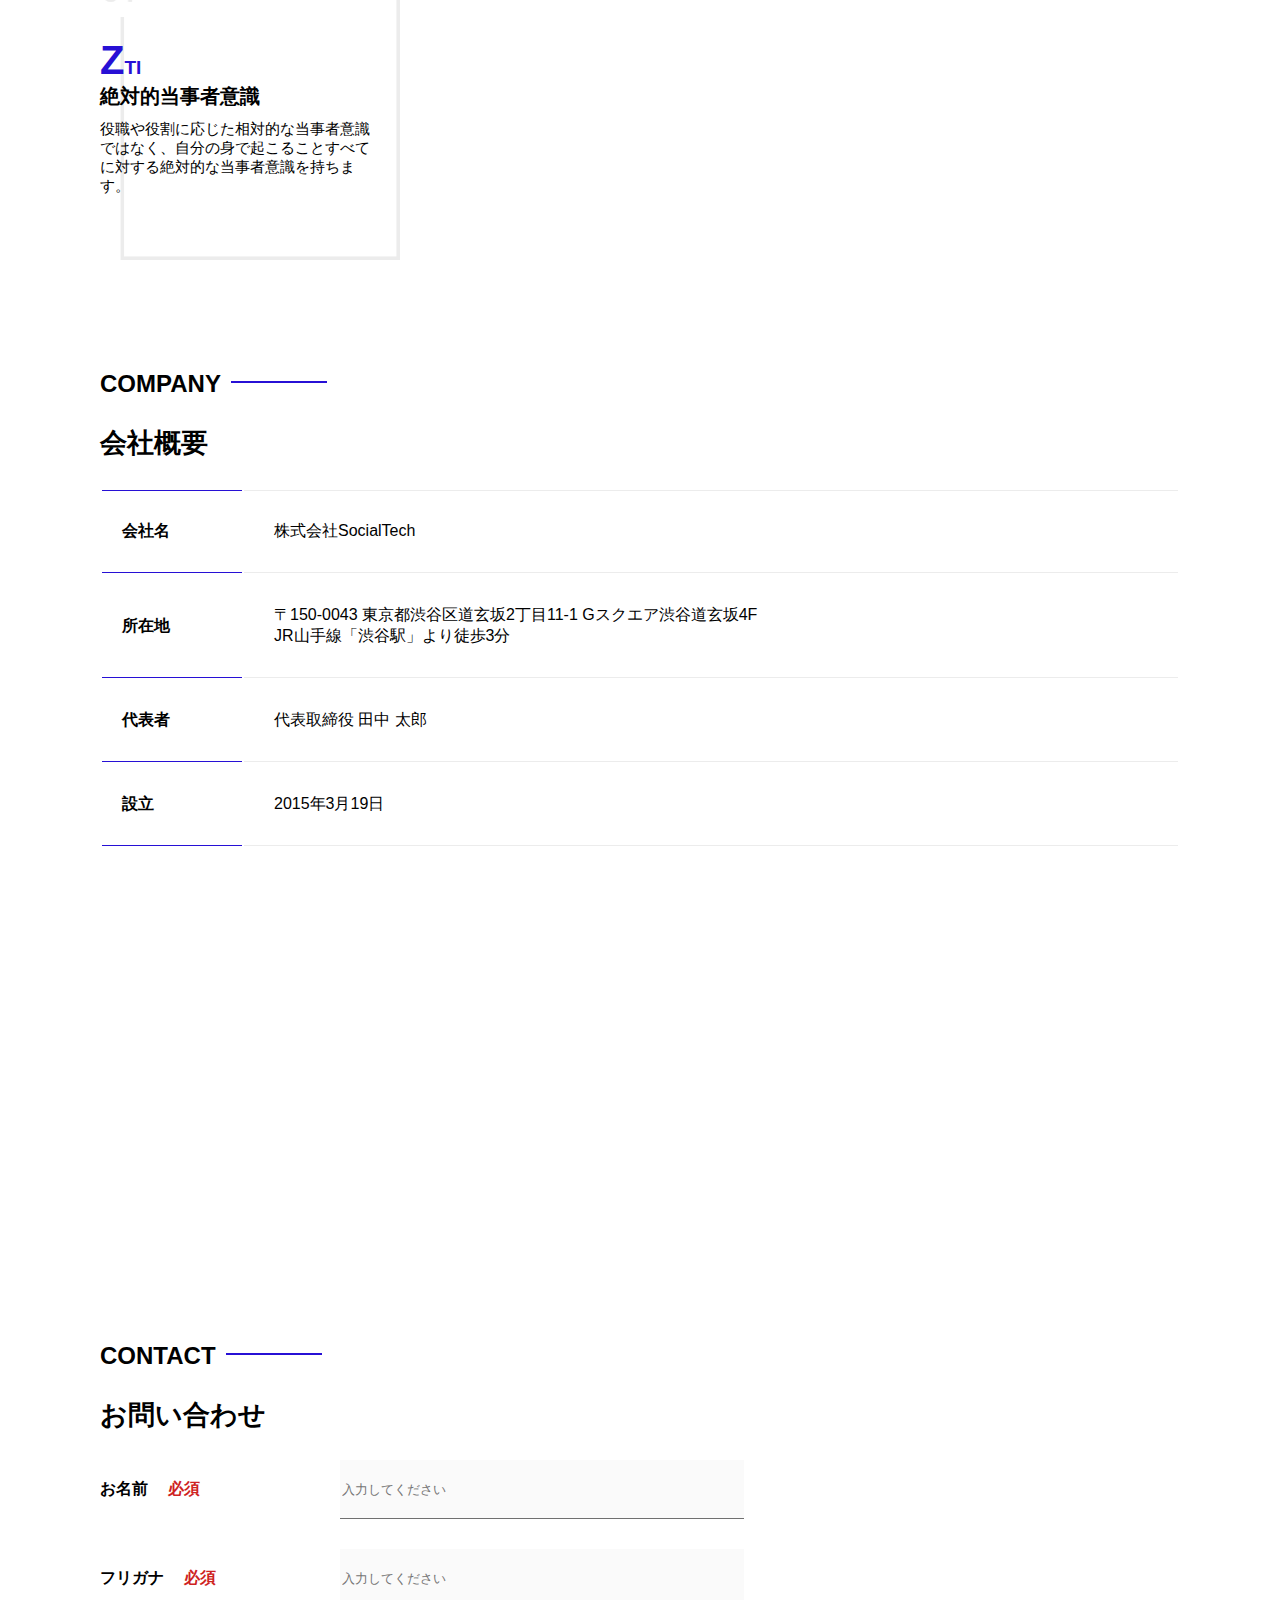
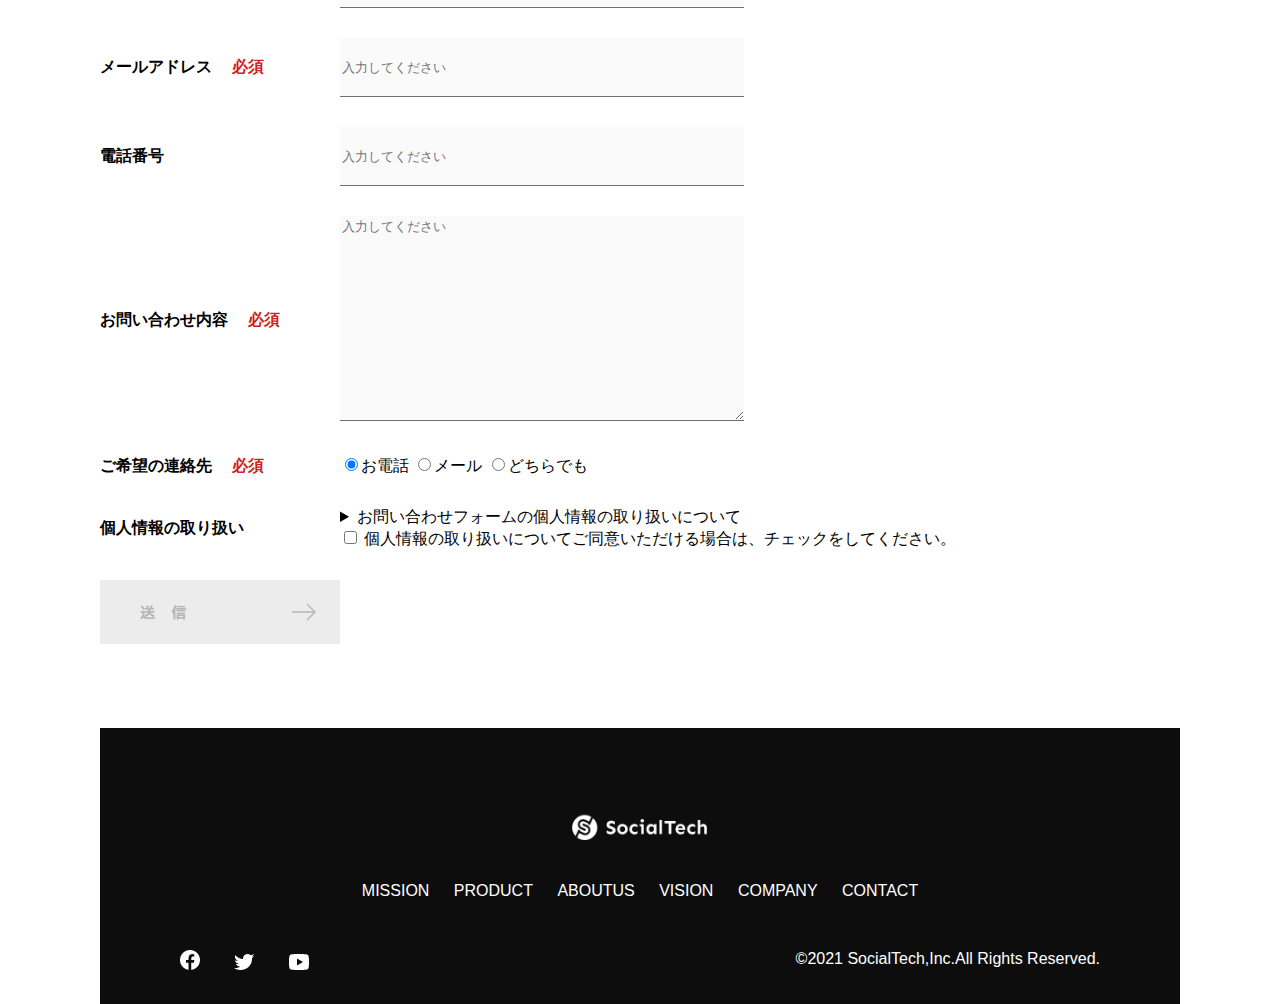
<file: kadai_tutorial_output/index.html>
<!DOCTYPE html>
<html>
  <head>
    <title>SocialTech</title>
    <meta charset="UTF-8">
    <meta name="description" content="SocialTechはEdTech業界のリーディングカンパニーを目指します。">
    <meta name="viewport" content="width=device-width, initial-scale=1.0">
    <link rel="stylesheet" href="style.css">
  </head>
  <body>
    <!-- ヘッダー -->
    <header>
          <!-- ロゴ -->
      <a href="index.html" id="logo"><img src="images/logo.png" alt="トップページに戻る"></a>
          <!-- PC用ナビゲーション -->
      <nav id="nav-pc">
        <a href="mission.html">MISSION</a>
        <a href="product.html">PRODUCT</a>
        <a href="index.html#aboutus">ABOUT US</a>
        <a href="index.html#vision">VISION</a>
        <a href="index.html#company">COMPANY</a>
        <a href="index.html#contact">CONTACT</a>
      </nav>
      <!-- スマホ用メニューボタン -->
      <img id="menu-sp" src="images/button-menu.png" alt="ナビゲーションを開く" onclick="document.getElementById('nav-sp').style.display = 'block'">
      
      <!-- スマホ用ナビゲーション -->
      <nav id="nav-sp">
        <img id="close" src="images/button-close.png"  alt="ナビゲーションを閉じる" onclick="document.getElementById('nav-sp').style.display = 'none'">
        <a id="logo-sp" href="index.html" onclick="document.getElementById('nav-sp').style.display = 'none'"><img src="images/logo-sp.png" alt="トップページに戻る"></a>

        <a class="menu" href="mission.html" onclick="document.getElementById('nav-sp').style.display = 'none'">MISSION</a>
        <a class="menu" href="product.html" onclick="document.getElementById('nav-sp').style.display = 'none'">PRODUCT</a>
        <a class="menu" href="index.html#aboutus" onclick="document.getElementById('nav-sp').style.display = 'none'">ABOUTUS</a>
        <a class="menu" href="index.html#vision" onclick="document.getElementById('nav-sp').style.display = 'none'">VISION</a>
        <a class="menu" href="index.html#company" onclick="document.getElementById('nav-sp').style.display = 'none'">COMPANY</a>
        <a class="menu" href="index.html#contact" onclick="document.getElementById('nav-sp').style.display = 'none'">CONTACT</a>
          <div id="sns">
            <a href="https://www.facebook.com/sejuku2013"><img src="images/button-facebook.png" alt="Facebookのリンク"></a>
            <a href="https://twitter.com/samuraijuku"><img src="images/button-twitter.png" alt="Twitterのリンク"></a>
            <a href="https://www.youtube.com/channel/UCCFOQO5aDK0xXam4cUQXT8g"><img src="images/button-youtube.png" alt="YouTubeのリンク"></a>
          </div>

      </nav>
    </header>
    <main>
      <article>
        <!-- メインビジュアル -->
        <section id="main-visual">
          <div id="main-message">
            <h1>WORLD PEACE</h1>
            <p>IT教育で世界平和を実現する</p>
          </div>
          <img src="images/index/index-main.png" alt="PC周りに集まる多国籍の仲間たち">
        </section>
        <!-- ミッション -->
      <section id="mission">
        <h2 class="index-h2">MISSION</h2>
        <div id="mission-flex">
          <div>
            <img id="mission-photo" src="images/index/index-mission.png" alt="屋外のベンチで写真を撮影する多国籍の仲間たち">
            <h3>世界平和の実現</h3>
            <p>
              人類の悲願である世界平和。世界平和を脅かす様々な社会問題を解決するためには、イノベーションをどんどん起こしていく必要があります。SocialTechは、プログラミング教育を通してイノベーターを輩出することで、世界平和という大きなテーマに挑んでいきます。
            </p>
          </div>
          <div>
            <img id="s2dgs" src="images/index/s2dgs.png" alt="S2DGs">
            <h3>S2DGsの実現</h3>
            <p>国連が掲げる「Sustainable Development Goals（持続可能な開発目標）」に含まれる17つグローバル目標のうち、以下の5つの目標の実現をミッションとしてサービスを展開しています。</p>
            <a href="mission.html">
              <img src="images/button-more.png" alt="もっとみる">
            </a>
          </div>
        </div>
      </section>
      <!-- プロダクト -->
      <section id="product">
        <h2 class="index-h2">PRODUCT</h2>
        <div>
          <div id="product-left">
            <div>
              <img class="product-photo" src="images/index/index-mantoman.png" alt="PCでコードを書く男性">
              <div class="product-explain">
                <span>MAN TO MAN</span>
                <h3>プログラミング教育</h3>
                <p>2013年より日本で唯一の専属講師によるマンツーマンのプログラミングレッスンを開始。AI/人工知能やウェブデザインの学習も可能です。</p>
              </div>
            </div>
            <div>
                <img class="product-photo" src="images/index/index-career.png" alt="笑顔で話し合う2人の男性">
                <div class="product-explain">
                  <span>CAREER</span>
                  <h3>人材紹介事業</h3>
                  <p>エンジニアへの転職に特化した履歴書や職務経歴書のアドバイスや面接対策を行い、豊富な求人の中から最適なキャリア選択を支援します。</p>
                </div>
              </div>
          </div>
          <div id="product-right">
            <div>
              <img class="product-photo" src="images/index/index-media.png" alt="スマートフォンを操作する人">
              <div class="product-explain">
                <span>MEDIA</span>
                <h3>プログラミング学習メディア</h3>
                <p>月間200万人に読まれる日本最大級のプログラミング学習サイト「SocialTech Blog」やYouTubeチャンネルにて学習情報を発信しています。</p>
              </div>
            </div>
            <div>
              <img class="product-photo" src="images/index/index-b2b.png" alt="講演中の男性とそれを聴く人々">
              <div class="product-explain">
                <span>B2B</span>
                <h3>法人研修事業</h3>
                <p>社員のスキルアップ・資格取得・福利厚生を目的としたプログラミング法人研修。貴社の事業モデルに合わせた研修内容の提案を致します。</p>
              </div>
            </div>
          </div>
        </div>
        <div>
          <a id="product-more" href="product.html">
            <img src="images/button-more.png" alt="もっとみる">
          </a>
        </div>
      </section>
      <!---ABOUT US-->
      <section id="aboutus">
        <h2 class="index-h2">ABOUT US</h2>
        <h3>3つの組織文化</h3>
        <div>
          <table class="culture-table">
            <tr>
              <td>
                <span class="culture-num">01</span>
              </td>
              <td>
                <span class="culture-en">FLEXIBLE</span>
                <span class="culture-jp">フレキシブル</span>
              </td>
            </tr>
            <tr>
              <td>
                <!--空のセル-->
              </td>
              <td>
                <p class="culture-description">
                  リモートワーク、フルフレックス、副業推奨など1人1人が最大限のパフォーマンスを発揮できる柔軟な働き方を促進しています。
                </p>
              </td>
            </tr>
            <tr>
              <td>
                <span class="culture-num">02</span>
              </td>
              <td>
                <span class="culture-en">TEAL</span>
                <span class="culture-jp">ティール</span>
              </td>
            </tr>
            <tr>
              <td>
                <!--空のセル-->
              </td>
              <td>
                <p class="culture-description">
                  会社全体を1つの生命体として捉え、お互いが深く結びついた一階層型
                  組織として部署・チーム関係なく課題解決をできる組織を目指しています。
                </p>
              </td>
              </tr>
              <tr>
                <td>
                  <span class="culture-num">03</span>
                </td>
                <td>
                  <span class="culture-en">SELF REALIZATION</span>
                  <span class="culture-jp">自己実現</span>
                </td>
              </tr>
              <tr>
                <td>
                  <!--空のセル-->
                </td>
                <td>
                  <p class="culture-description">
                    クオーター毎に経営・部署・個人ごとにOKRを設定し個人のキャリアと
                    会社の目指す方向の軌道修正を行っております。
                  </p>
                </td>
              </tr>
          </table>
          <img class="culture-img" src="images/index/index-aboutus1.png" alt="笑顔で話し合う2人の女性">
        </div>
        <img class="culture-img2" src="images/index/index-aboutus2.png" alt="笑顔で話し合う3人の男女">
      </section>
        <!-- VISION -->
        <section id="vision">
          <h2 class="index-2">VISION</h2>
          <H3>7つの行動指針</H3>
          <div>
            <div class="vision-box">
              <img src="images/index/vision-01.png" alt="01">
              <span>
                <h4>CUSTOMER IS BOSS</h4>
                  <h5>あなたのボスは顧客である</h5>
                  <p>私たちは常にお客様志向で行動し、お客様を喜ばせ、期待値を超えた感動を提供することを大切にします。</p>
              </span>
            </div>
            <div class="vision-box">
              <img src="images/index/vision-02.png" alt="02">
              <span>
                <h4>MOVE FAST</h4>
                  <h5>早さは価値</h5>
                  <p>素早く試し、素早く実行することで新しい気付きや発見を見つけていきます。</p>
              </span>
            </div>
            <div class="vision-box">
              <img src="images/index/vision-03.png" alt="03">
              <span>
                <h4>IMPACT DRIVEN</h4>
                  <h5>作業するのは仕事ではない</h5>
                  <p>問題から考え、成果とは何かを考え続け、インパクトのある成果を生むために仕事をしていきます。</p>
              </span>
            </div>
            <div class="vision-box">
              <img src="images/index/vision-04.png" alt="04">
              <span>
                <h4>SAVE TIME, SAVE MONEY</h4>
                  <h5>浪費は命取りになる</h5>
                  <p>少ないコストでできる方法を考えます。お金だけでなく、人の時間をいただいている自覚を持ち、あらゆるリソースを有意義に活用します。</p>
              </span>
            </div>
            <div class="vision-box">
              <img src="images/index/vision-05.png" alt="05">
              <span>
                <h4>BE GENTLE</h4>
                  <h5>「優しくない」をなくす</h5>
                  <p>社会をすこしずつ優しくしていきます。自分、家族、同僚、顧客、他人、全ての人に優しくいることを心がけます。</p>
              </span>
            </div>
            <div class="vision-box">
              <img src="images/index/vision-06.png" alt="06">
              <span>
                <h4>ABC</h4>
                  <h5>当たり前の事をバカにせずちゃんとやる</h5>
                  <p>礼儀、健康、嘘をつかない。当たり前の事が出来ているかを常に自問し、当たり前の基準を高く持って行動します。</p>
              </span>
            </div>
            <div class="vision-box">
              <img src="images/index/vision-07.png" alt="07">
              <span>
                <h4>ZTI</h4>
                  <h5>絶対的当事者意識</h5>
                  <p>役職や役割に応じた相対的な当事者意識ではなく、自分の身で起こることすべてに対する絶対的な当事者意識を持ちます。</p>
              </span>
            </div>
          </div>
        </section>
        <!-- COMPANY -->
        <section id="company">
          <h2 class="index-h2">COMPANY</h2>
          <h3>会社概要</h3>
          <table id="company-table">

            <tr>
              <th class="tableheader-first">会社名</th>
              <td class="cell-first">株式会社SocialTech</td>
            </tr>
            
            <tr>
              <th class="tableheader">所在地</th>
              <td class="cell">〒150-0043 東京都渋谷区道玄坂2丁目11-1 Gスクエア渋谷道玄坂4F<br>JR山手線「渋谷駅」より徒歩3分</td>
            </tr>

            <tr>
              <th class="tableheader">代表者</th>
              <td class="cell">代表取締役 田中 太郎</td>
            </tr>
            
            <tr>
              <th class="tableheader">設立</th>
              <td class="cell">2015年3月19日</td>
            </tr>
          </table>
          <iframe
           src="https://www.google.com/maps/embed?pb=!1m18!1m12!1m3!1d5451.972020553063!2d139.69409115094615!3d35.65823601267351!2m3!1f0!2f0!3f0!3m2!1i1024!2i768!4f13.1!3m3!1m2!1s0x60188be0535d9a81%3A0xb09a6e9018e3debd!2z44CSMTUwLTAwNDMg5p2x5Lqs6YO95riL6LC35Yy66YGT546E5Z2C77yS5LiB55uu77yR77yR4oiS77yR!5e0!3m2!1sja!2sjp!4v1704524707632!5m2!1sja!2sjp" 
            style="border:0;" allowfullscreen="" loading="lazy">
          </iframe>
        </section>
        <!-- お問い合わせフォーム -->
        <section id="contact">
          <h2 class="index-h2">CONTACT</h2>
          <h3>お問い合わせ</h3>

          <!-- STATIC FORMSのフォームタグ -->
          <form action="https://api.staticforms.xyz/submit" method="post">
            <input type="text" name="honeypot" style="display:none">
            <!-- STATIC FORMSのアクセスキー -->
            <input type="hidden" name="accessKey" value="">
            <!-- メールのタイトル -->
            <input type="hidden" name="subject" value="">
            <!-- 送信先のメールアドレスをvalueに設定する -->
            <input type="hidden" name="replyTo" value="">
            <!-- redirecToのURLは公開後のURLへリンクする -->
            <input type="hidden" name="redirecTo" value="">

            <div>
              <div class="contact-heading">
                <label class="contact-label">お名前<span class="contact-span">必須</span></label>
              </div>
              <div>
                <input type="text" name="name" placeholder="入力してください" class="contact-textbox">
              </div>
            </div>
            <div>
              <div class="contact-heading">
                <label class="contact-label">フリガナ<span class="contact-span">必須</span></label>
              </div>
              <div>
                <input type="text" name="hurigana" placeholder="入力してください" class="contact-textbox">
              </div>
            </div>
            <div>
              <div class="contact-heading">
                <label class="contact-label">メールアドレス<span class="contact-span">必須</span></label>
              </div>
              <div>
                <input type="text" name="email" placeholder="入力してください" class="contact-textbox">
              </div>
            </div>
            <div>
              <div class="contact-heading">
                <label class="contact-label">電話番号</label>
              </div>
              <div>
                <input type="text" name="tel" placeholder="入力してください" class="contact-textbox">
              </div>
            </div>
            <div>
              <div class="contact-heading">
                <label class="contact-label">お問い合わせ内容<span class="contact-span">必須</span></label>
              </div>
              <div>
                <textarea class="contact-textarea" placeholder="入力してください" name="message"></textarea>
              </div>
            </div>
            <div>
              <div class="contact-heading">
                <label class="contact-label">ご希望の連絡先<span class="contact-span">必須</span></label>
              </div>
              <div>
                <input class="radiobutton" type="radio" value="tel" name="contact" checked><label>お電話</label>
                <input class="radiobutton" type="radio" value="mail" name="contact"><label>メール</label>
                <input class="radiobutton" type="radio" value="both" name="contact"><label>どちらでも</label>
              </div>
            </div>
            <div>
              <div class="contact-heading">
                <label class="contact-label">個人情報の取り扱い</label>
              </div>
              <div>
                <details>
                  <summary>お問い合わせフォームの個人情報の取り扱いについて</summary>
                  <div>
                    <span>1.組織の名称又は氏名</span><br>
                      株式会社SocialTech<br><br>
                    <span>2.個人情報保護管理者（若しくはその代理人）の氏名又は職名、所属及び連絡先
                      鈴木 一郎 コーポレート部</span><br>
                      メールアドレス:support@socialtech.net<br>
                      TEL:03-xxxx-xxxx<br>
                    <span>3.個人情報の利用目的</span><br>
                      ・本サービス及び本サービスに関連する情報の提供又はそれらに関する連絡のため<br>
                      ・ユーザーの本人確認のため<br>
                      ・当社サービスのご案内のため<br>
                      ・当社の商品等の広告または宣伝（電子メールによるものを含むものとします。）<br><br>
                    <span>4.個人情報の取り扱い業務の委託</span><br>
                        個人情報の取扱業務の全部または一部を外部に業務委託する場合があります。<br>
                        その際、弊社は、個人情報を適切に保護できる管理体制を敷き実行していることを条件として<br>
                        委託先を厳選したうえで、機密保持契約を委託先と締結し、お客様の個人情報を厳密に管理させます。<br><br>
                    <span>5.個人情報の開示等の請求</span><br>
                    お客様は、弊社に対してご自身の個人情報の開示等（利用目的の通知、開示、内容の訂正・追加・削除、利用の停止または消去、第三者への提供の停止）に関して、当社問い合わせ窓口に申し出ることができます。<br>
                    その際、弊社はお客様ご本人を確認させていただいたうえで、合理的な期間内に対応いたします。<br><br>
                    なお、個人情報に関する弊社問合わせ先は、次の通りです。<br><br>
                    株式会社SocialTech 個人情報問合せ窓口<br>
                    〒150-0043 東京都渋谷区道玄坂2丁目11-1 Gスクエア渋谷道玄坂 4F<br>
                    メールアドレス : support@socialtech.net TEL 03-xxxx-xxxx<br><br>
                    <span>6.個人情報を提供されることの任意性について</span><br><br>
                    お客様がご自身の個人情報を弊社に提供されるか否かは、お客様のご判断によりますが、もしご提供されない場合には、適切なサービスが提供できない場合がありますので予めご了承ください。
                  </div>
                </details>
                <input type="checkbox" name="agree">
                <span>個人情報の取り扱いについてご同意いただける場合は、チェックをしてください。</span>
              </div>
            </div>
           <input type="image" src="images/button-submit.png" alt="送信する">
          </form>
        </section>
      </article>
      <footer>
        <div id="footer-logo">
          <img src="images/logo-sp.png" alt="SocialTech">
        </div>
        <div id="footer-link">
          <a href="mission.html">MISSION</a>
          <a href="product.html">PRODUCT</a>
          <a href="index.html#aboutus">ABOUTUS</a>
          <a href="index.html#vision">VISION</a>
          <a href="index.html#company">COMPANY</a>
          <a href="index.html#contact">CONTACT</a>
        </div>
        <div id="sns-footer">
          <a href="https://www.facebook.com/sejuku2013"><img src="images/button-facebook.png" alt="Facebookのリンク"></a>
          <a href="https://twitter.com/samuraijuku"><img src="images/button-twitter.png" alt="Twitterのリンク"></a>
          <a href="https://www.youtube.com/channel/UCCFOQO5aDK0xXam4cUQXT8g"><img src="images/button-youtube.png" alt="YouTubeのリンク"></a>
          <span id="copyright">&copy;2021 SocialTech,Inc.All Rights Reserved.</span>
        </div>
      </footer>
    </main>
  </body>
</html>
</file>
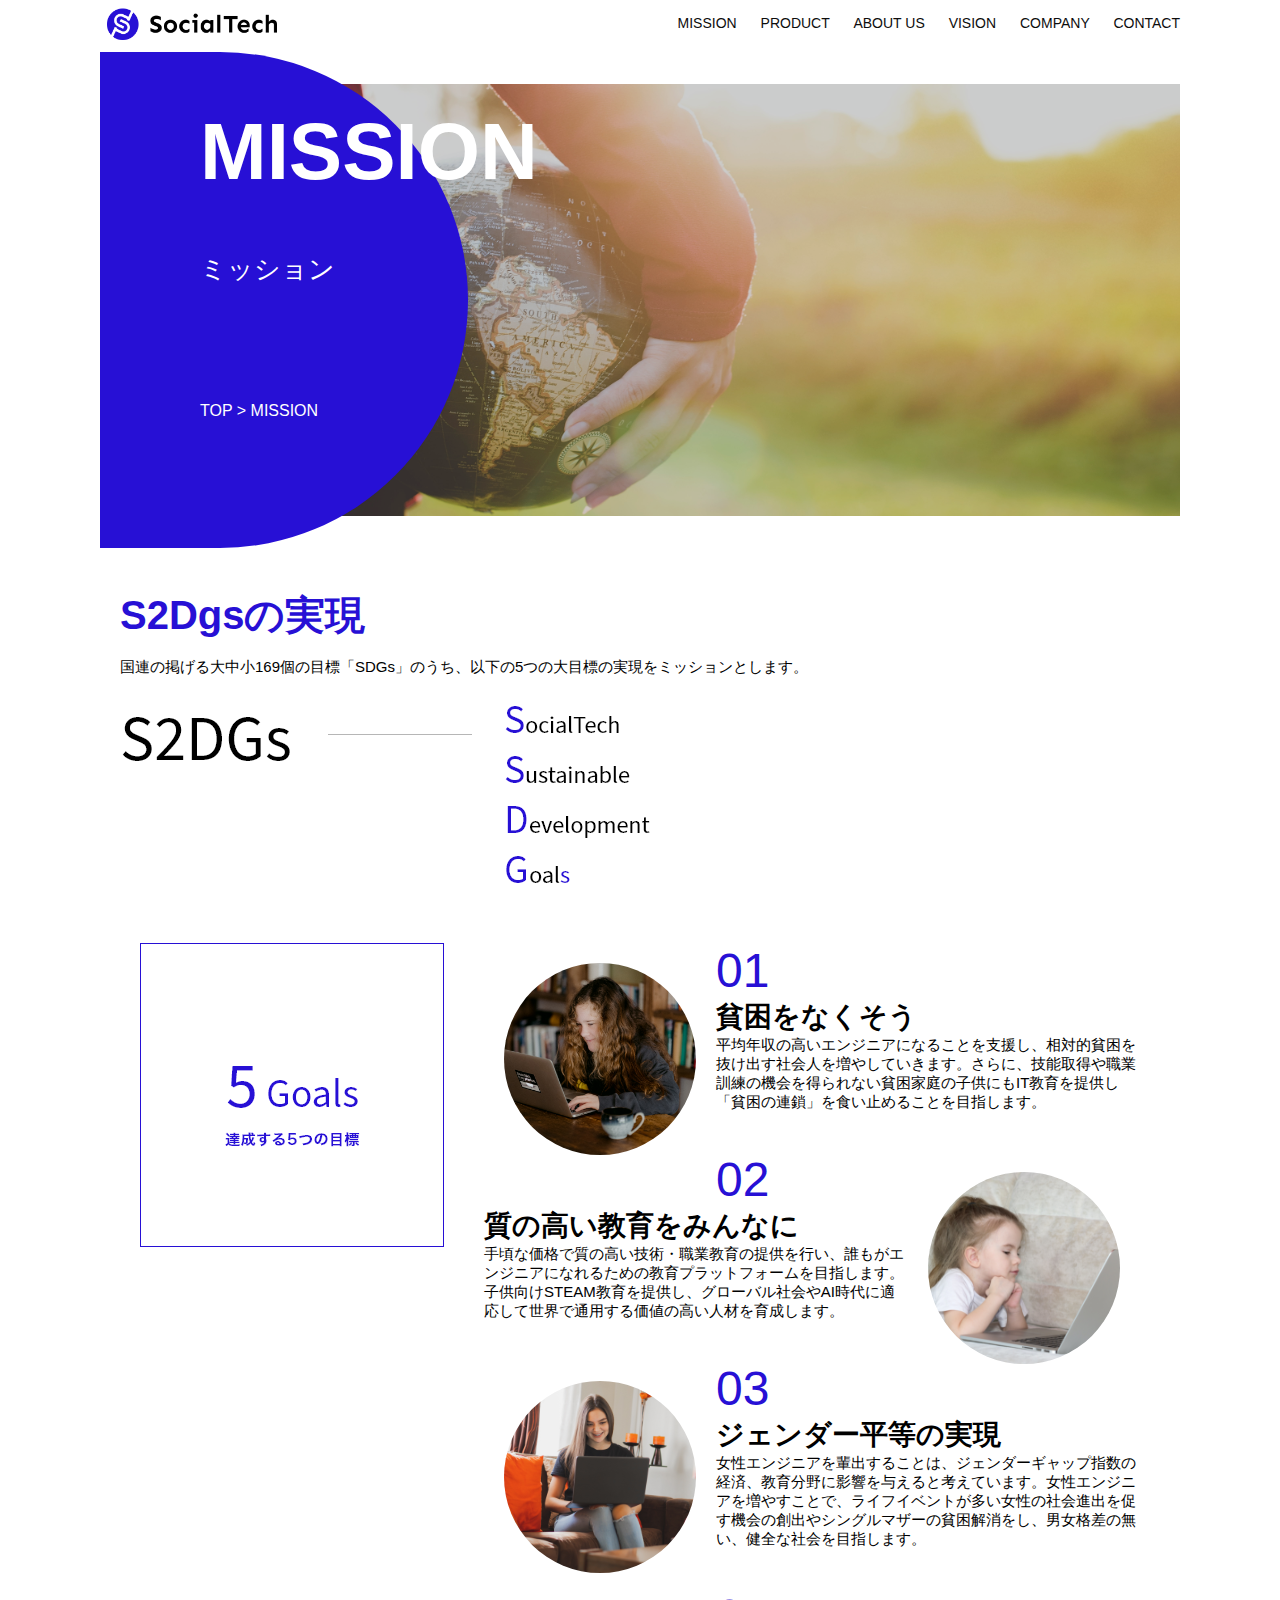
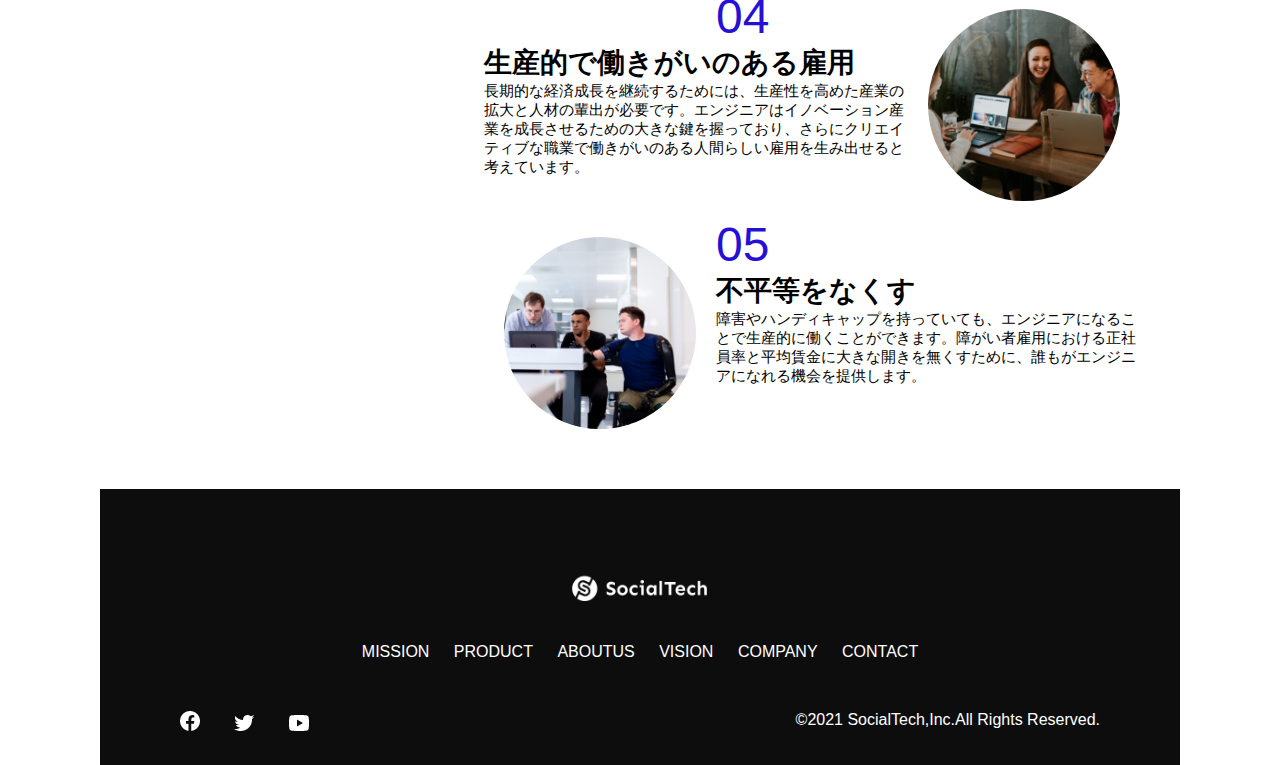
<file: kadai_tutorial_output/mission.html>
<!DOCTYPE html>
<html>
  <head>
    <title>SocialTech - MISSION ミッション -</title>
    <meta charset="UTF-8">
    <meta name="description" content="SocialTechが目指す5つの目標(S2DGs)を紹介します">
    <meta name="viewport" content="width=device-width,initial-scale=1.0">
    <link rel="stylesheet" href="style.css">
  </head>

  <body>
       <!-- ヘッダー -->
       <header>
        <!-- ロゴ -->
    <a href="index.html" id="logo"><img src="images/logo.png" alt="トップページに戻る"></a>
        <!-- PC用ナビゲーション -->
    <nav id="nav-pc">
      <a href="mission.html">MISSION</a>
      <a href="product.html">PRODUCT</a>
      <a href="index.html#aboutus">ABOUT US</a>
      <a href="index.html#vision">VISION</a>
      <a href="index.html#company">COMPANY</a>
      <a href="index.html#contact">CONTACT</a>
    </nav>
    <!-- スマホ用メニューボタン -->
    <img id="menu-sp" src="images/button-menu.png" alt="ナビゲーションを開く" onclick="document.getElementById('nav-sp').style.display = 'block'">
    
    <!-- スマホ用ナビゲーション -->
    <nav id="nav-sp">
      <img id="close" src="images/button-close.png"  alt="ナビゲーションを閉じる" onclick="document.getElementById('nav-sp').style.display = 'none'">
      <a id="logo-sp" href="index.html" onclick="document.getElementById('nav-sp').style.display = 'none'"><img src="images/logo-sp.png" alt="トップページに戻る"></a>

      <a class="menu" href="mission.html" onclick="document.getElementById('nav-sp').style.display = 'none'">MISSION</a>
      <a class="menu" href="product.html" onclick="document.getElementById('nav-sp').style.display = 'none'">PRODUCT</a>
      <a class="menu" href="index.html#aboutus" onclick="document.getElementById('nav-sp').style.display = 'none'">ABOUTUS</a>
      <a class="menu" href="index.html#vision" onclick="document.getElementById('nav-sp').style.display = 'none'">VISION</a>
      <a class="menu" href="index.html#company" onclick="document.getElementById('nav-sp').style.display = 'none'">COMPANY</a>
      <a class="menu" href="index.html#contact" onclick="document.getElementById('nav-sp').style.display = 'none'">CONTACT</a>
        <div id="sns">
          <a href="https://www.facebook.com/sejuku2013"><img src="images/button-facebook.png" alt="Facebookのリンク"></a>
          <a href="https://twitter.com/samuraijuku"><img src="images/button-twitter.png" alt="Twitterのリンク"></a>
          <a href="https://www.youtube.com/channel/UCCFOQO5aDK0xXam4cUQXT8g"><img src="images/button-youtube.png" alt="YouTubeのリンク"></a>
        </div>
    </nav>
  </header>

  <main>
    <article>
      <section id="mission-main">
        <div id="mission-title">
          <h1>MISSION</h1>
          <span>ミッション</span>
          <div>TOP > MISSION</div>
        </div>
      </section>
      <section id="mission-s2dgs">
        <h2 class="mission-h2">S2Dgsの実現</h2>
        <p>国連の掲げる大中小169個の目標「SDGs」のうち、以下の5つの大目標の実現をミッションとします。</p>
        <img src="images/mission/mission-s2dgs.png" alt="S2DGs">
      </section>
      <section id="mission-5goals">
        <div>
          <img id="s2dgs-image" src="images/mission/mission-5goals.png" alt="5Goals">
        </div>

      <div>
        <div>
          <img class="fivegoals-image-left" src="images/mission/mission-5goals01.png" alt="PCを操作する女の子">
          <span class="fivegoals-number">01</span>
          <h3 class="fivegoals-h3">貧困をなくそう</h3>
          <p class="fivegoals-p">
            平均年収の高いエンジニアになることを支援し、相対的貧困を抜け出す社会人を増やしていきます。さらに、技能取得や職業訓練の機会を得られない貧困家庭の子供にもIT教育を提供し「貧困の連鎖」を食い止めることを目指します。
          </p>
        </div>

        
        <div>
          <img class="fivegoals-image-right" src="images/mission/mission-5goals02.png" alt="PCを見つめる小さい女の子">
          <span class="fivegoals-number">02</span>
          <h3 class="fivegoals-h3">質の高い教育をみんなに</h3>
          <p class="fivegoals-p">
            手頃な価格で質の高い技術・職業教育の提供を行い、誰もがエンジニアになれるための教育プラットフォームを目指します。子供向けSTEAM教育を提供し、グローバル社会やAI時代に適応して世界で通用する価値の高い人材を育成します。
          </p>
        </div>

        
        <div>
          <img class="fivegoals-image-left" src="images/mission/mission-5goals03.png" alt="PCを操作する女性">
          <span class="fivegoals-number">03</span>
          <h3 class="fivegoals-h3">ジェンダー平等の実現</h3>
          <p class="fivegoals-p">
            女性エンジニアを輩出することは、ジェンダーギャップ指数の経済、教育分野に影響を与えると考えています。女性エンジニアを増やすことで、ライフイベントが多い女性の社会進出を促す機会の創出やシングルマザーの貧困解消をし、男女格差の無い、健全な社会を目指します。
          </p>
        </div>

        
        <div>
          <img class="fivegoals-image-right" src="images/mission/mission-5goals04.png" alt="笑顔で話し合う3人の男女">
          <span class="fivegoals-number">04</span>
          <h3 class="fivegoals-h3">生産的で働きがいのある雇用</h3>
          <p class="fivegoals-p">
            長期的な経済成長を継続するためには、生産性を高めた産業の拡大と人材の輩出が必要です。エンジニアはイノベーション産業を成長させるための大きな鍵を握っており、さらにクリエイティブな職業で働きがいのある人間らしい雇用を生み出せると考えています。
          </p>
        </div>

        
        <div>
          <img class="fivegoals-image-left" src="images/mission/mission-5goals05.png" alt="障害を持つ男性が生き生きと働く様子">
          <span class="fivegoals-number">05</span>
          <h3 class="fivegoals-h3">不平等をなくす</h3>
          <p class="fivegoals-p">
            障害やハンディキャップを持っていても、エンジニアになることで生産的に働くことができます。障がい者雇用における正社員率と平均賃金に大きな開きを無くすために、誰もがエンジニアになれる機会を提供します。
          </p>
        </div>
      </div>
      </section>
    </article>
    <footer>
      <div id="footer-logo">
        <img src="images/logo-sp.png" alt="SocialTech">
      </div>
      <div id="footer-link">
        <a href="mission.html">MISSION</a>
        <a href="product.html">PRODUCT</a>
        <a href="index.html#aboutus">ABOUTUS</a>
        <a href="index.html#vision">VISION</a>
        <a href="index.html#company">COMPANY</a>
        <a href="index.html#contact">CONTACT</a>
      </div>
      <div id="sns-footer">
        <a href="https://www.facebook.com/sejuku2013"><img src="images/button-facebook.png" alt="Facebookのリンク"></a>
        <a href="https://twitter.com/samuraijuku"><img src="images/button-twitter.png" alt="Twitterのリンク"></a>
        <a href="https://www.youtube.com/channel/UCCFOQO5aDK0xXam4cUQXT8g"><img src="images/button-youtube.png" alt="YouTubeのリンク"></a>
        <span id="copyright">&copy;2021 SocialTech,Inc.All Rights Reserved.</span>
      </div>
    </footer>
  </main>
  </body>
</html>
</file>
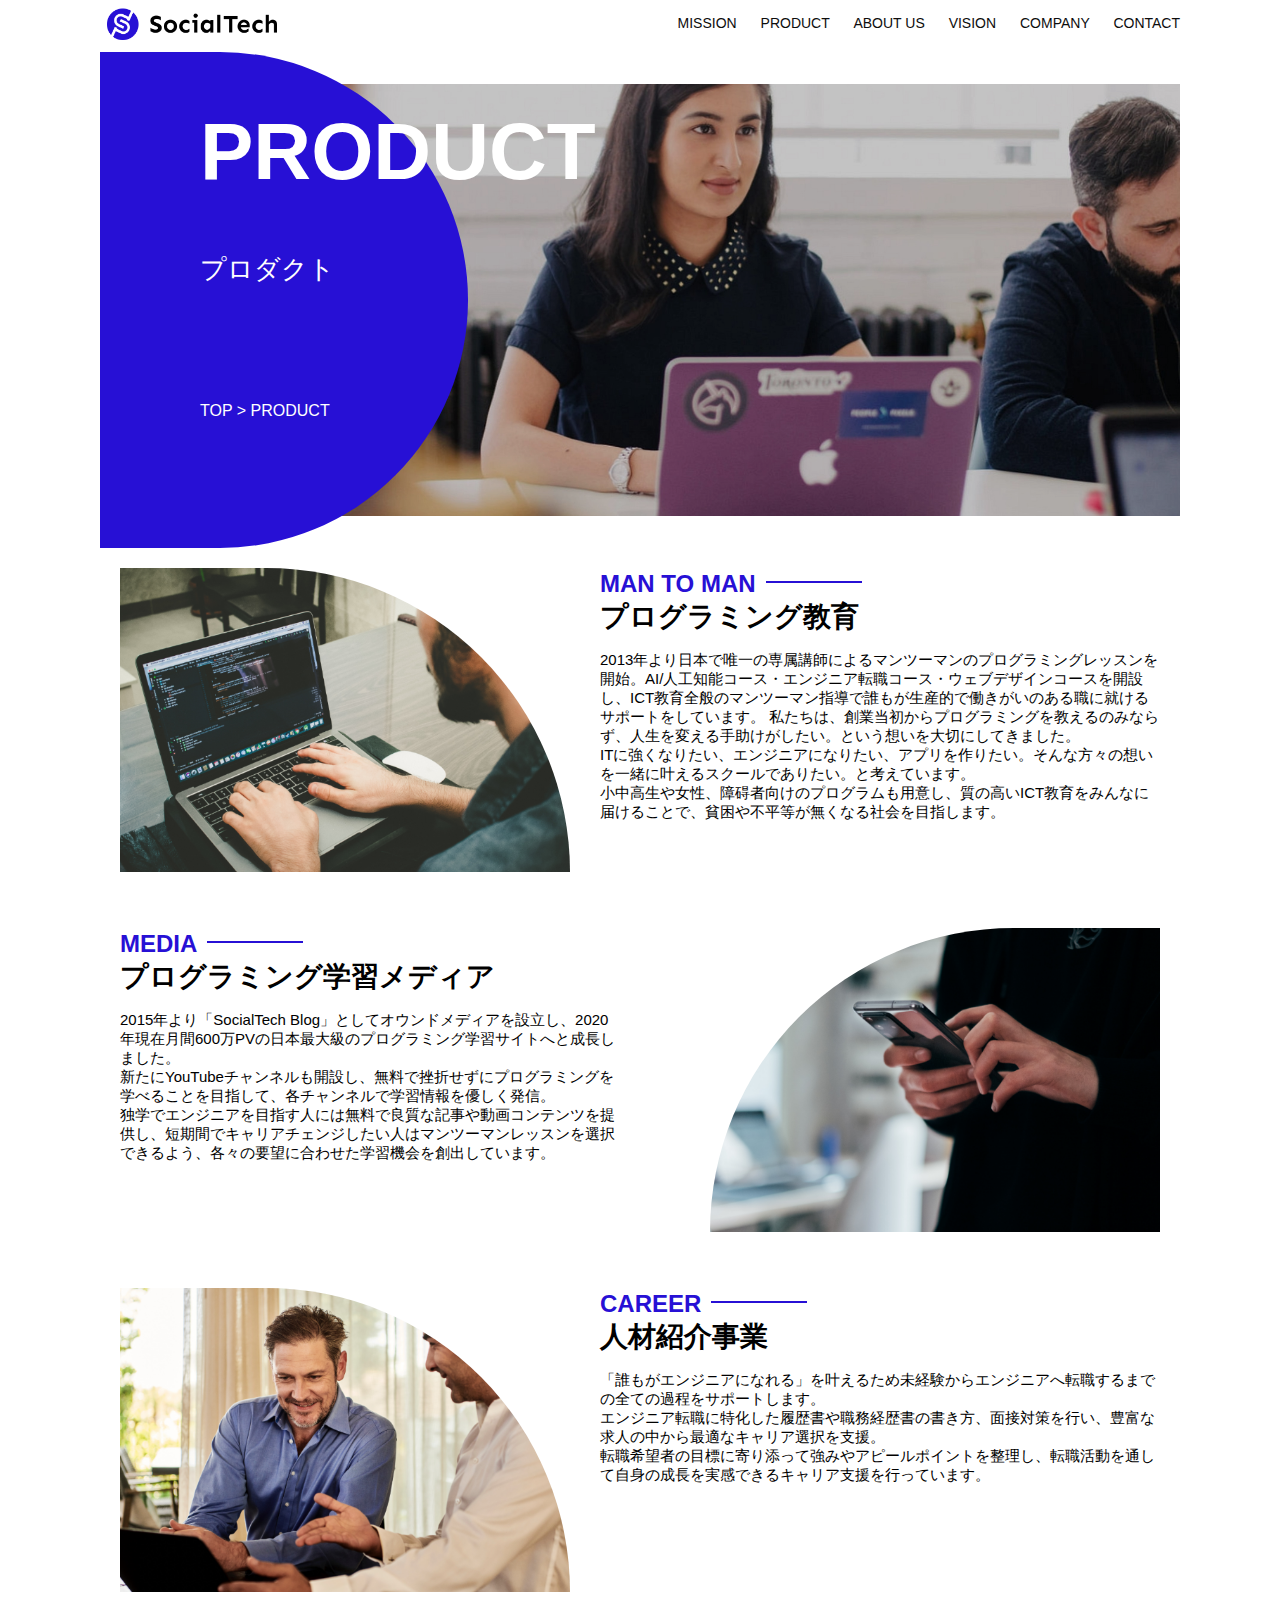
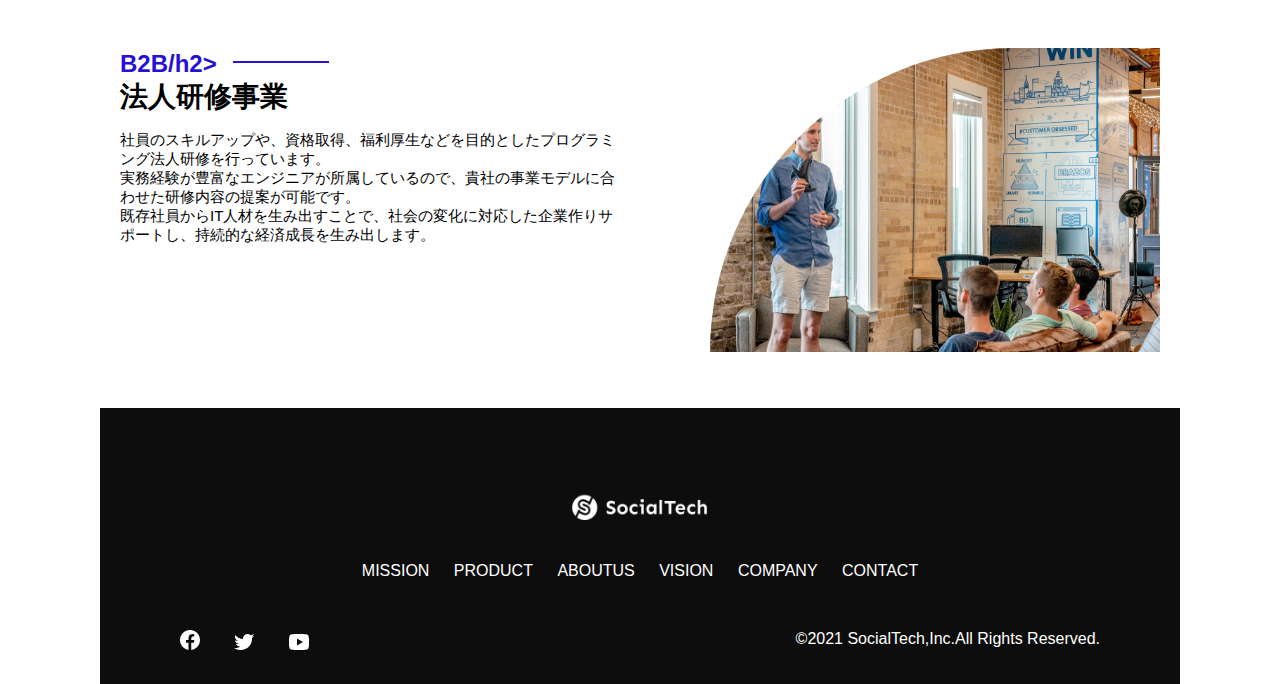
<file: kadai_tutorial_output/product.html>
<!DOCTYPE html>
<html>
  <head>
    <title>SocialTech - PRODUCT プロダクト -</title>
    <meta charset="UTF-8">
    <meta name="description" content="SocialTechの4つのプロダクトを紹介します">
    <meta name="viewport" content="width=device-width,initial-scale=1.0">
    <link rel="stylesheet" href="style.css">
  </head>

  <body>
    <!-- ヘッダー -->
    <header>
      <!-- ロゴ -->
  <a href="index.html" id="logo"><img src="images/logo.png" alt="トップページに戻る"></a>
      <!-- PC用ナビゲーション -->
  <nav id="nav-pc">
    <a href="mission.html">MISSION</a>
    <a href="product.html">PRODUCT</a>
    <a href="index.html#aboutus">ABOUT US</a>
    <a href="index.html#vision">VISION</a>
    <a href="index.html#company">COMPANY</a>
    <a href="index.html#contact">CONTACT</a>
  </nav>
  <!-- スマホ用メニューボタン -->
  <img id="menu-sp" src="images/button-menu.png" alt="ナビゲーションを開く" onclick="document.getElementById('nav-sp').style.display = 'block'">
  
  <!-- スマホ用ナビゲーション -->
  <nav id="nav-sp">
    <img id="close" src="images/button-close.png"  alt="ナビゲーションを閉じる" onclick="document.getElementById('nav-sp').style.display = 'none'">
    <a id="logo-sp" href="index.html" onclick="document.getElementById('nav-sp').style.display = 'none'"><img src="images/logo-sp.png" alt="トップページに戻る"></a>

    <a class="menu" href="mission.html" onclick="document.getElementById('nav-sp').style.display = 'none'">MISSION</a>
    <a class="menu" href="product.html" onclick="document.getElementById('nav-sp').style.display = 'none'">PRODUCT</a>
    <a class="menu" href="index.html#aboutus" onclick="document.getElementById('nav-sp').style.display = 'none'">ABOUTUS</a>
    <a class="menu" href="index.html#vision" onclick="document.getElementById('nav-sp').style.display = 'none'">VISION</a>
    <a class="menu" href="index.html#company" onclick="document.getElementById('nav-sp').style.display = 'none'">COMPANY</a>
    <a class="menu" href="index.html#contact" onclick="document.getElementById('nav-sp').style.display = 'none'">CONTACT</a>
      <div id="sns">
        <a href="https://www.facebook.com/sejuku2013"><img src="images/button-facebook.png" alt="Facebookのリンク"></a>
        <a href="https://twitter.com/samuraijuku"><img src="images/button-twitter.png" alt="Twitterのリンク"></a>
        <a href="https://www.youtube.com/channel/UCCFOQO5aDK0xXam4cUQXT8g"><img src="images/button-youtube.png" alt="YouTubeのリンク"></a>
      </div>
    </nav>
  </header>
  <main>
    <article>
      <section id="product-main">
        <div id="product-title">
          <h1>PRODUCT</h1>
          <span>プロダクト</span>
          <div>TOP > PRODUCT</div>
        </div>
      </section>
      <section class="product-section1">
        <img src="images/product/product-mantoman.png" alt="PCでコードを書く男性">
        <div>
          <h2 class="product-h2">MAN TO MAN</h2>
          <h3 class="product-h3">プログラミング教育</h3>
          <P>
            2013年より日本で唯一の専属講師によるマンツーマンのプログラミングレッスンを開始。AI/人工知能コース・エンジニア転職コース・ウェブデザインコースを開設し、ICT教育全般のマンツーマン指導で誰もが生産的で働きがいのある職に就けるサポートをしています。
            私たちは、創業当初からプログラミングを教えるのみならず、人生を変える手助けがしたい。という想いを大切にしてきました。<br>ITに強くなりたい、エンジニアになりたい、アプリを作りたい。そんな方々の想いを一緒に叶えるスクールでありたい。と考えています。<br>小中高生や女性、障碍者向けのプログラムも用意し、質の高いICT教育をみんなに届けることで、貧困や不平等が無くなる社会を目指します。
          </P>
        </div>
      </section>
      <section class="product-section2">
        <div>
          <h2 class="product-h2">MEDIA</h2>
          <h3 class="product-h3">プログラミング学習メディア</h3>
          <P>
            2015年より「SocialTech Blog」としてオウンドメディアを設立し、2020年現在月間600万PVの日本最大級のプログラミング学習サイトへと成長しました。<br>新たにYouTubeチャンネルも開設し、無料で挫折せずにプログラミングを学べることを目指して、各チャンネルで学習情報を優しく発信。<br>独学でエンジニアを目指す人には無料で良質な記事や動画コンテンツを提供し、短期間でキャリアチェンジしたい人はマンツーマンレッスンを選択できるよう、各々の要望に合わせた学習機会を創出しています。
          </P>
        </div>
        <img src="images/product/product-media.png" alt="スマートフォンを操作する人">  
      </section>

      <section class="product-section1">
        <img src="images/product/product-career.png" alt="笑顔で話し合う2人の男性">
        <div>
          <h2 class="product-h2">CAREER</h2>
          <h3 class="product-h3">人材紹介事業</h3>
          <P>
            「誰もがエンジニアになれる」を叶えるため未経験からエンジニアへ転職するまでの全ての過程をサポートします。<br>エンジニア転職に特化した履歴書や職務経歴書の書き方、面接対策を行い、豊富な求人の中から最適なキャリア選択を支援。<br>転職希望者の目標に寄り添って強みやアピールポイントを整理し、転職活動を通して自身の成長を実感できるキャリア支援を行っています。<br>
          </P>
        </div>
      </section>
      <section class="product-section2">
        <div>
          <h2 class="product-h2">B2B/h2>
          <h3 class="product-h3">法人研修事業</h3>
          <P>
            社員のスキルアップや、資格取得、福利厚生などを目的としたプログラミング法人研修を行っています。<br>実務経験が豊富なエンジニアが所属しているので、貴社の事業モデルに合わせた研修内容の提案が可能です。<br>既存社員からIT人材を生み出すことで、社会の変化に対応した企業作りサポートし、持続的な経済成長を生み出します。
          </P>
        </div>
        <img src="images/product/product-b2b.png" alt="講演中の男性とそれを聴く人々">  
      </section>
      

    </article>
    <footer>
      <div id="footer-logo">
        <img src="images/logo-sp.png" alt="SocialTech">
      </div>
      <div id="footer-link">
        <a href="mission.html">MISSION</a>
        <a href="product.html">PRODUCT</a>
        <a href="index.html#aboutus">ABOUTUS</a>
        <a href="index.html#vision">VISION</a>
        <a href="index.html#company">COMPANY</a>
        <a href="index.html#contact">CONTACT</a>
      </div>
      <div id="sns-footer">
        <a href="https://www.facebook.com/sejuku2013"><img src="images/button-facebook.png" alt="Facebookのリンク"></a>
        <a href="https://twitter.com/samuraijuku"><img src="images/button-twitter.png" alt="Twitterのリンク"></a>
        <a href="https://www.youtube.com/channel/UCCFOQO5aDK0xXam4cUQXT8g"><img src="images/button-youtube.png" alt="YouTubeのリンク"></a>
        <span id="copyright">&copy;2021 SocialTech,Inc.All Rights Reserved.</span>
      </div>
    </footer>
  </main>
  </body>
</html>
</file>
<file: kadai_012/style.css>
/* PC、スマホ共通スタイル */
body {
  font-family: "Source Sans Pro", "Hiragino Kaku Gothic ProN", Meiryo, Arial,
    sans-serif;
}

p {
  font-size: 15px;
}

/*================
PC用のスタイル 
=================*/
/* 横幅設定 */
body {
  max-width: 1080px;
  min-width: 960px;
  margin: 0 auto 0 auto;
}

/* ヘッダー */
header {
  display: flex;
  justify-content: space-between;
}

/* ナビゲーションのレイアウト */
#nav-pc {
  text-align: right;
  font-size: 14px;
  padding-top: 15px;
}

/* ナビゲーションのリンクの装飾設定 */
#nav-pc>a {
  text-decoration: none;
  margin-left: 20px;
}

#nav-pc>a:link {
  color: #0d0d0d;
}

#nav-pc>a:visited {
  color: #0d0d0d;
}

#nav-pc>a:hover {
  color: #0d0d0d;
  text-decoration: underline;
}

#nav-pc>a:active {
  color: #0d0d0d;
}

/* メインビジュアル*/
#main-visual {
  position: relative;
  height: 400px;
}

#main-message {
  position: absolute;
  top: 0;
  left: 0;
  background-color: #2710d5;
  color: #ffffff;
  border-radius: 0 0 476px 0;
  max-width: 620px;
  height: 100%;
  width: 100%;
  z-index: 11;
}

#main-message>h1 {
  font-size: 60px;
  font-weight: bold;
  margin: 100px 0 0 50px;
}

#main-message>p {
  font-size: 28px;
  margin: 0 0 0 50px;
}

#main-visual>img {
  max-width: 620px;
  border-radius: 476px 0 0 0;
  position: absolute;
  top: 0;
  right: 0;
  z-index: 10;
}

/* 見出し */
h2 {
  margin: 40px 0 0 0;
}

h2::after {
  content: url("images/line.png");
  margin-left: 10px;
}

h3 {
  font-size: 27px;
}

/* ミッション */
#mission {
  margin: 80px auto 80px auto;
  width: 100%;
}

#mission-flex {
  width: 100%;
  display: flex;
}

#mission-flex>div {
  width: 50%;
  margin: 20px;
}

#mission-photo {
  width: 100%;
}

#s2dgs {
  margin-top: 50px;
}

/* プロダクト */
#product {
  background-color: #fafafa;
  width: 100%;
  margin: 80px 0 80px 0;
  padding: 10px 40px 0px 40px;
}

/* 外枠 */
#product>div {
  margin-top: 40px;
  display: flex;
}

/* 左のカラム */
#product-left {
  width: 50%;
  margin-right: 20px;
}

/* 右のカラム */
#product-right {
  width: 50%;
  margin-left: 20px;
  margin-top: 80px;
}

/* 画像＋説明の枠 */
#product-left>div {
  position: relative;
  height: 480px;
  margin-right: 20px;
}

#product-right>div {
  position: relative;
  height: 480px;
  margin-left: 20px;
}

/* 画像 */
.product-photo {
  width: 100%;
}

/* 説明文の枠 */
.product-explain {
  background-color: #ffffff;
  position: absolute;
  left: 0;
  top: 280px;
  margin: 0 40px 0 40px;
  padding: 20px;
  box-shadow: 5px 5px 10px rgba(0, 0, 0, 0.05);
}

/* 説明文の英語 */
.product-explain>span {
  color: #2710d5;
  font-weight: bold;
  font-size: 16px;
  margin: 0;
}

/* 説明文の見出し */
.product-explain>h3 {
  margin: 5px 0 5px 0;
}

/* 説明文 */
.product-explain>p {
  margin: 0;
}

/* 「もっとみる」ボタン */
#product-more {
  margin: 0 auto -42px auto;
}

/* ABOUT US */
#aboutus {
  margin: 80px auto 80px auto;
}

/* 3つの組織文化と画像を入れる枠 */
#aboutus>div {
  display: flex;
}

/* 画像 */
.culture-img {
  width: 100%;
  align-self: flex-start;
}

.culture-img2 {
  margin-top: 50px;
  width: 100%;
}

/* 3つの組織文化の表 */
.culture-table {
  max-width: 500px;
  margin-right: 50px;
}

/* 番号 */
.culture-num {
  font-size: 80px;
  color: #2710d5;
  margin: 0 20px 0 0;
}

/* 組織文化英語 */
.culture-en {
  color: #2710d5;
  font-weight: bold;
  font-size: 24px;
  display: block;
}

/* 組織文化日本語 */
.culture-jp {
  font-size: 28px;
  font-weight: bold;
}

/* 説明文 */
.culture-description {
  margin: 0;
}

/* ビジョン */
#vision {
  margin: 80px auto 80px auto;
}

/* セクション内の外枠 */
#vision>div {
  width: 100%;
  display: flex;
  justify-content: space-between;
  flex-wrap: wrap;
}

/* 7つの行動指針の枠 */
.vision-box {
  width: 300px;
  height: 300px;
  margin-bottom: 30px;
  position: relative;
}

.vision-box>img {
  width: 100%;
  height: auto;
  position: absolute;
  top: 0;
  left: 0;
  z-index: 30;
}

.vision-box>span {
  position: absolute;
  top: 0;
  left: 0;
  z-index: 31;
  margin-right: 20px;
}

.vision-box>span>h4 {
  color: #2710d5;
  font-size: 19px;
  margin: 80px 0 0 0;
  Ï
}

.vision-box>span>h4::first-letter {
  font-size: 40px;
}

.vision-box>span>h5 {
  font-size: 20px;
  margin: 0 0 0 0;
}

.vision-box>span>p {
  margin: 10px 0 0 0;
}

/* 会社概要 */
#company {
  margin: 80px auto 80px auto;
}

#company-table {
  width: 100%;
}

.tableheader {
  text-align: left;
  padding: 20px;
  border-bottom-color: #2710d5;
  border-bottom-width: 1px;
  border-bottom-style: solid;
  width: 100px;
}

.tableheader-first {
  text-align: left;
  padding: 20px;
  border-bottom-color: #2710d5;
  border-bottom-width: 1px;
  border-bottom-style: solid;
  border-top-color: #2710d5;
  border-top-width: 1px;
  border-top-style: solid;
  width: 100px;
}

.cell {
  padding: 30px;
  border-bottom-color: #ececec;
  border-bottom-width: 1px;
  border-bottom-style: solid;
}

.cell-first {
  padding: 30px;
  border-bottom-color: #ececec;
  border-bottom-width: 1px;
  border-bottom-style: solid;
  border-top-color: #ececec;
  border-top-width: 1px;
  border-top-style: solid;
}

#company>iframe {
  width: 100%;
  height: 368px;
  margin-top: 40px;
}

/* お問い合わせ */
#contact {
  margin: 80px auto 80px auto;
}

/* 外枠 */
#contact>form>div {
  display: flex;
  flex-direction: row;
  flex-wrap: wrap;
  padding-bottom: 30px;
}

/* 左列の見出し */
.contact-heading {
  width: 240px;
  align-self: center;
}

/* 見出しのラベル */
.contact-label {
  font-weight: bold;
}

/* 必須 */
.contact-span {
  color: #ce2222;
  margin: 0 0 0 20px;
  font-weight: bold;
}

/* テキストボックス */
.contact-textbox {
  border-top: 0;
  border-left: 0;
  border-right: 0;
  border-bottom-width: 1px;
  border-bottom-color: #707070;
  border-bottom-style: solid;
  background-color: #fafafa;
  width: 400px;
  height: 56px;
}

/* お問い合わせ内容のテキストエリア */
.contact-textarea {
  border-top: 0;
  border-left: 0;
  border-right: 0;
  border-bottom-width: 1px;
  border-bottom-color: #707070;
  border-bottom-style: solid;
  background-color: #fafafa;
  width: 400px;
  height: 200px;
}

/* 個人情報の取り扱い */
details {
  width: 700px;
}

details>div {
  background-color: #fafafa;
  padding: 20px;
}

details>div>span {
  font-weight: bold;
}

/* フッター */
footer {
  background-color: #0d0d0d;
  text-align: center;
  padding: 80px 80px 30px 80px;
}

#footer-logo {
  margin-bottom: 30px;
}

#footer-link {
  margin-bottom: 50px;
}
#footer-link > a {
  text-decoration: none;
  margin: 10px;
}
#footer-link > a:link {
  color: #ffffff;
}
#footer-link > a:visited {
  color: #ffffff;
}
#footer-link > a:hover {
  color: #ffffff;
  text-decoration: underline;
}
#footer-link > a:active {
  color: #ffffff;
}

#sns-footer {
  text-align: left;
  width: 100%;
}

#sns-footer > a {
  margin-right: 30px;
}

#copyright {
  color: #ffffff;
  float: right;
}

/* casesの課題部分 */

#cases {
  margin: 40px 0;
  width: 100%;
}

ul {
  display: flex;
  list-style: none;
}

li {
  width: 33%;
  margin: 20px;
}

.case-card {
  background-color: #ffffff;
  min-height: 400px;
  box-shadow: 5px 5px 15px rgba(0, 0, 0, 0.2);
}

.case-img {
  width: 100%;
}

.case-info {
  padding: 10px 20px;
}

.case-name {
  color: #2710d5;
  font-size: 19px;
}

.case-content {
  font-size: 14px;
}
</file>
<file: kadai_013/style.css>
/* PC、スマホ共通スタイル */
body {
  font-family: "Source Sans Pro", "Hiragino Kaku Gothic ProN", Meiryo, Arial,
    sans-serif;
}

p {
  font-size: 15px;
}

#main-visual>img {
  width: 100%;
}

/*================
PC用のスタイル 
=================*/
@media screen and (min-width: 768px) {
  /* 横幅設定 */
  body {
    max-width: 1080px;
    min-width: 960px;
    margin: 0 auto 0 auto;
  }

  /* ヘッダー */
  header {
    display: flex;
    justify-content: space-between;
  }

  /* ナビゲーションのレイアウト */
  #nav-pc {
    text-align: right;
    font-size: 14px;
    padding-top: 15px;
  }

  /* ナビゲーションのリンクの装飾設定 */
  #nav-pc>a {
    text-decoration: none;
    margin-left: 20px;
  }

  #nav-pc>a:link {
    color: #0d0d0d;
  }

  #nav-pc>a:visited {
    color: #0d0d0d;
  }

  #nav-pc>a:hover {
    color: #0d0d0d;
    text-decoration: underline;
  }

  #nav-pc>a:active {
    color: #0d0d0d;
  }

  #menu-sp {
    display: none;
  }

  #nav-sp {
    display: none;
  }
}

/*================
スマホ用のスタイル 
=================*/
@media screen and (max-width: 767px){
  body {
    min-width: 375px;
    margin: 0;
  }

  #nav-pc {
    display: none;
  }
  
  #menu-sp {
    float: right;
    padding: 0;
  }

  #nav-sp {
    background-color: #ce933e;
    position: absolute;
    left: 0;
    top: 0;
    height: 100%;
    width: 100%;
    display: none;
    z-index: 100;
  }
  
  #close {
    position: absolute;
    top: 20px;
    right: 20px;
  }

  #logo-sp {
    margin: 80px 0 30px 20px;
  }

  #nav-sp > a {
    display: block;
  }

  #nav-sp > a:link {
    color: #ffffff;
  }

  
  #nav-sp > a:visited {
    color: #ffffff;
  }

  
  #nav-sp > a:hover { 
    color: #ffffff;
    text-decoration: underline;
  }
  
  #nav-sp > a:active {
    color: #ffffff;
  }

  
  #nav-sp > .menu {
    text-decoration: none;
    display: block;
    margin: 0 20px;
    height: 44px;
    font-size: 16px;
    background-image: url("images/arrow.png");
    background-repeat: no-repeat;
    background-position: right top;
  }
}
</file>
<file: kadai_tutorial_output/style.css>
/*PC、スマホ共通スタイル　*/
body {
  font-family: "Source Sans Pro", "Hiragino Kaku Gothic ProN", Meiryo, Arial, sans-serif;
}

p {
  font-size: 15px;
}

/*===============

PC用のスタイル

================*/
@media screen and (min-width:768px) {
  /* 横幅設定 */
  body {
    max-width: 1080px;
    min-width: 960px;
    margin: 0 auto 0 auto;
  }

  /* ヘッダー */
  header {
    display: flex;
    justify-content: space-between;
  }

  /* ナビゲーションのレイアウト */
  #nav-pc {
    font-size: 14px;
    padding-top: 15px;
  }

  /* ナビゲーションのリンクの装飾設定 */
  #nav-pc > a {
    text-decoration: none;
    margin-left: 20px;
  }

  #nav-pc > a:link {
    color: #0d0d0d;
  }

  #nav-pc > a:visited {
    color: #0d0d0d;
  }

  #nav-pc > a:hover {
    color: #0d0d0d;
    text-decoration: underline;
  }

  #nav-pc > a:active {
    color: #0d0d0d;
  }

  /* スマホ用ナビを非表示 */
  #nav-sp,
  #menu-sp {
    display:none;
  }

  /* メインビジュアル */
  #main-visual {
    position: relative;
    height: 400px;
  }

  #main-message {
    position: absolute;
    top: 0;
    left: 0;
    background-color:#2710d5;
    color:#ffffff;
    border-radius: 0 0 476px 0;
    max-width: 620px;
    height: 100%;
    width: 100%;
    z-index: 11;
  }

  #main-message > h1 {
    font-size: 60px;
    font-weight: bold;
    margin: 100px 0 0 50px;
  }

  #main-message > p {
    font-size: 28px;
    margin: 0 0 0 50px;
  }

  #main-visual > img {
    max-width: 620px;
    border-radius: 476px 0 0 0;
    position: absolute;
    top: 0;
    right: 0;
    z-index: 10;
  }

  /* 見出し */
  h2 {
    margin: 40px 0 0 0;
  }

  h2::after {
    content: url("images/line.png");
    margin-left: 10px;
  }

  h3 {
    font-size: 27px;
  }

  /* ミッション */
  #mission {
    margin: 80px auto 80px auto;
    width: 100%;
  }

  #mission-flex {
    width: 100%;
    display: flex;
  }

  #mission-flex > div {
    width: 50%;
    margin: 20px;
  }

  #mission-photo {
    width: 100%;
  }

  #s2dgs {
    margin-top: 50px;
    width: 100%;
  }

  /* プロダクト */
  #product {
    background-color:#fafafa;
    margin: 80px 0 80px 0;
    padding: 10px 40px 0px 40px;
  }

  /* 外枠 */
  #product > div {
    margin-top: 40px;
    display: flex;
  }

  /* 左のカラム */
  #product-left {
    width: 50%;
    margin-right: 20px;
  }

  /* 右のカラム */
  #product-right {
    width: 50%;
    margin-left: 20px;
    margin-top: 80px;
  }

  /*  画像＋説明の枠 */
  #product-left > div {
    position: relative;
    height: 480px;
    margin-right: 20px;
  }

  #product-right > div {
    position: relative;
    height: 480px;
    margin-left: 20px;
  }

  /* 画像 */
  .product-photo {
    width: 100%;
  }

  /* 説明文の枠 */
  .product-explain {
    background-color: #ffffff;
    position: absolute;
    left: 0;
    top: 280px;
    margin: 0 40px 0 40px;
    padding: 20px;
    box-shadow: 5px 5px 10px rgba(0, 0, 0, 0.05);
  }

  /* 説明文の英語 */
  .product-explain > span {
    color:#2710d5;
    font-weight: bold;
    font-size: 16px;
    margin: 0;
  }

  /* 説明文の見出し */
  .product-explain > h3 {
    font-size: 20px;
    margin: 5px 0 5px 0;
  }

  /* 説明文 */
  .product-explain > p {
    font-size: 14px;
    margin: 0;
  }

  /* 「もっとみる」ボタン */
  #product-more{
    margin: 0 auto -42px auto;
  }

  /* ABOUT US */
  #aboutus {
    margin: 80px auto 80px auto;
  }

  /* 3つの組織文化と画像を入れる枠 */
  #aboutus > div {
    display: flex;
  }

  /* 画像 */
  .culture-img {
    width: 100%;
    align-self: flex-start;
  }

  .culture-img2 {
    margin-top: 50px;
    width: 100%;
  }

  /* 3つの組織文化の表 */
  .culture-table {
    margin-right: 50px;
  }

  /* 番号 */
  .culture-num {
    font-size: 80px;
    color: #2710d5;
    margin: 0 20px 0 0 ;
  }

  /* 組織文化英語 */
  .culture-en {
    color:#2710d5;
    font-weight: bold;
    font-size: 24px;
    display: block;
  }

  /* 組織文化日本語 */
  .culture-jp {
    font-size: 28px;
    font-weight: bold;
  }

  /* 説明文 */
  .culture-description {
    margin: 0;
  }

  /* ビジョン */
  #vision {
    margin: 80px auto 80px auto;
  }

  /* セクション内の外枠 */
  #vision > div {
    width: 100%;
    display: flex;
    justify-content: space-between;
    flex-wrap: wrap;
  }

  /* 7つの行動指針の枠 */
  .vision-box {
    width: 300px;
    height: 300px;
    margin-bottom: 30px;
    position: relative;
  }

  .vision-box > img {
    width: 100%;
    height: auto;
    position: absolute;
    top: 0;
    left: 0;
    z-index: 30;
  }

  .vision-box > span {
    position: absolute;
    top: 0;
    left: 0;
    z-index: 31;
    margin-right: 20px;
  }

  .vision-box > span > h4 {
    color:#2710d5;
    font-size: 19px;
    margin: 80px 0 0 0;
  }

  .vision-box > span > h4::first-letter {
    font-size: 40px;
  }

  .vision-box > span > h5 {
    font-size: 20px;
    margin: 0 0 0 0;
  }

  .vision-box > span > p {
    margin: 10px 0 0 0;
  }


  /* 会社概要 */
  #company {
    margin: 80px auto 80px auto;
  }

  #company-table {
    width: 100%;
  }

  .tableheader {
    text-align: left;
    padding: 20px;
    border-bottom-color: #2710d5;
    border-bottom-width: 1px;
    border-bottom-style: solid;
    width: 100px;
  }

  .tableheader-first {
    text-align: left;
    padding: 20px;
    border-bottom-color: #2710d5;
    border-bottom-width: 1px;
    border-bottom-style: solid;
    border-top-color:#2710d5;
    border-top-width: 1px;
    border-top-style: solid;
    width: 100px;
  }

  .cell {
    padding: 30px;
    border-bottom-color: #ececec;
    border-bottom-width: 1px;
    border-bottom-style: solid;
  }

  .cell-first {
    padding: 30px;
    border-bottom-color: #ececec;
    border-bottom-width: 1px;
    border-bottom-style: solid;
    border-top-color: #ececec;
    border-top-width: 1px;
    border-top-style: solid;
  }

  #company > iframe {
    width: 100%;
    height: 368px;
    margin-top: 40px;
  }

  /* お問い合わせ */
  #contact {
    margin: 80px auto 80px auto;
  }

  /* 外枠 */
  #contact  > form > div {
    display: flex;
    flex-direction: row;
    flex-wrap: wrap;
    padding-bottom: 30px;
  }

  /* 左列　見出し */
  .contact-heading {
    width: 240px;
    align-self: center;
  }

  /* 見出しのラベル */
  .contact-label {
    font-weight: bold;
  }

  /* 必須 */
  .contact-span {
    color:  #ce2222;
    margin: 0 0 0 20px;
    font-weight: bold;
  }

  /* テキストボックス */
  .contact-textbox {
    border-top: 0;
    border-left: 0;
    border-right: 0;
    border-bottom-width: 1px;
    border-bottom-color: #707070;
    border-bottom-style: solid;
    background-color: #fafafa;
    width: 400px;
    height: 56px;
  }

  /* お問い合わせ内容のテキストエリア */
  .contact-textarea {
    border-top: 0;
    border-left: 0;
    border-right: 0;
    border-bottom-width: 1px;
    border-bottom-color: #707070;
    border-bottom-style: solid;
    background-color: #fafafa;
    width: 400px;
    height: 200px;
  }

  /* 個人情報の取り扱い */
  details {
    width: 700px;
  }

  details > div {
    background-color: #fafafa;
    padding: 20px;
  }

  details > div > span {
    font-weight: bold;
  }

  /* フッター */
  footer {
    background-color: #0d0d0d;
    text-align: center;
    padding: 80px 80px 30px 80px;
  }

  #footer-logo {
    margin-bottom: 30px;
  }

  #footer-link {
    margin-bottom: 50px;
  }

  #footer-link > a {
    text-decoration: none;
    margin: 10px;
  }

  #footer-link > a:link {
    color: #ffffff;
  }

  #footer-link > a:visited {
    color: #ffffff;
  }

  #footer-link > a:hover {
    color: #ffffff;
    text-decoration: underline;
  }

  #footer-link > a:active {
    color: #ffffff;
  }

  #sns-footer {
    text-align: left;
    width: 100%;
  }

  #sns-footer > a {
    margin-right: 30px;
  }

  #copyright {
    color: #ffffff;
    float: right;
  }

  /* mission.html用スタイル */
  /* ミッションのメインビジュアル */
  #mission-main {
    height: 496px;
    width: 100%;
    background-image: url("images/mission/mission-main.png");
    background-repeat: no-repeat;
    background-position-y: center;
  }

  #mission-title {
    background-color: #2710d5;
    width: 368px;
    color: #ffffff;
    height: 496px;
    border-radius: 0 248px 248px 0;
    position: relative;
  }

  #mission-title > h1 {
    position: absolute;
    top: 0;
    left: 100px;
    font-size: 80px;
  }

  #mission-title > span {
    position: absolute;
    top: 200px;
    left: 100px;
    font-size: 26px;
  }

  #mission-title > div {
    position: absolute;
    top: 350px;
    left: 100px;
    font-size: 16px;
  }

  #mission-s2dgs {
    width: 100%;
    margin: 20px;
  }

  .mission-h2 {
    color: #2710d5;
    font-size: 40px;
  }

  .mission-h2::after {
    content: none;
  }

  #mission-5goals {
    margin: 20px;
    display: flex;
  }

  #mission-5goals > div {
    flex-grow:1;
    padding: 20px;
  }

  #mission-5goals > div > div {
    margin-bottom: 40px;
  }

  .fivegoals-image-right {
    float: right;
    margin: 20px;
  }

  .fivegoals-image-left {
    float: left;
    margin: 20px;
  }

  .fivegoals-number {
    color: #2710d5;
    font-size: 48px;
    margin: 0;
  }

  .fivegoals-h3 {
    font-size: 28px;
    margin: 0;
  }

  .fivegoals-p {
    margin: 0;
  }

  /* プロダクトページ */
  #product-main {
    height: 496px;
    width: 100%;
    background-image: url("images/product/product-main.png");
    background-repeat: no-repeat;
    background-position-y: center;
  }

  #product-title {
    background-color: #2710d5;
    width: 368px;
    color: #ffffff;
    height: 496px;
    border-radius: 0 248px 248px 0;
    position: relative;
  }

  #product-title > h1 {
    position: absolute;
    top: 0;
    left: 100px;
    font-size: 80px;
  }

  #product-title > span {
    position: absolute;
    top: 200px;
    left: 100px;
    font-size: 26px;
  }

  #product-title > div {
    position: absolute;
    top: 350px;
    left: 100px;
    font-size: 16px;
  }

  /* セクション1 */
  .product-section1 {
    position: relative;
    margin: 20px;
    height: 340px;
  }

  .product-section1 > img {
    position: absolute;
    top: 0;
    left: 0;
    width: 450px;
    margin: 0 40px 30px 0;
    border-radius: 0 432px 0 0;
  }

  .product-section1 > div {
    position: absolute;
    top: 0;
    left: 480px;
  }

  /* セクション2 */
  .product-section2 {
    position: relative;
    margin: 20px;
    height: 340px;
  }

  .product-section2 > img {
    position: absolute;
    top: 0;
    right: 0;
    width: 450px;
    margin: 0 0 30px 40px;
    border-radius: 432px 0 0 0;
  }

  .product-section2 >  div {
    width: 500px;
    position: absolute;
    top: 0;
    left: 0;
  }

  .product-h2 {
    color: #2710d5;
    font-size: 24px;
    margin: 0;
  }

  .product-h3 {
    font-size: 28px;
    margin: 0;
  }
}

/*=====================
 スマートフォン用のスタイル
=====================*/
@media screen and (max-width:767px) {
  body {
    min-width: 375px;
    margin: 0;
  }

  /* PC用ナビゲーション非表示 */
  #nav-pc {
    display: none;
  }

  /* ハンバーガーメニュー */
  #menu-sp {
    float: right;
    padding: 0;
  }

  /* スマホ用ナビゲーションの表示切替 */
  /* 初期状態、レイアウトと非表示設定 */
  #nav-sp {
    background-color: #2710d5;
    position: absolute;
    left: 0;
    top: 0;
    height: 100%;
    width: 100%;
    display: none;
    z-index: 100;
  }

  /* ×ボタン */
  #close {
    position: absolute;
    top: 20px;
    right: 20px;
  }

  /* ナビゲーションメニュー用ロゴ */
  #logo-sp {
    margin: 80px 0 30px 20px;
  }

  /* ナビゲーションのリンクの装飾設定 */
  #nav-sp > a {
    display: block;
  }

  #nav-sp > a:link {
    color: #ffffff;
  }

  #nav-sp > a:visited {
    color: #ffffff;
  }

  #nav-sp > a:hover {
    color: #ffffff;
    text-decoration: underline;
  }

  #nav-sp > a:active {
    color: #ffffff;
  }

  #nav-sp > .menu {
    text-decoration: none;
    display: block;
    margin: 0 20px 0 20px;
    height: 44px;
    font-size: 16px;
    background-image: url("images/arrow.png");
    background-repeat: no-repeat;
    background-position: right top;
  }

  #sns {
    position: absolute;
    bottom: 20px;
    left: 20px;
  }
  #sns > a {
    margin-right: 30px;
  }

  /* メインビジュアル */
  #main-visual {
    position: relative;
    height: 470px;
    width: 100%;
    overflow: hidden;
  }

  #main-visual > div {
    position: absolute;
    top: 0;
    left: 0;
    background-color: #2710d5;
    color: white;
    border-radius: 0 0 476px 0;
    text-align: center;
    height: 280px;
    width: 100%;
    z-index: 11;
  }

  #main-visual  > div > h1 {
    font-size: 28px;
    margin: 90px 0 0 0;
  }

  #main-visual > div > p {
    margin: 0;
  }

  #main-visual > img {
    width: 100%;
    border-radius: 476px 0 0 0;
    z-index: 10;
    position: absolute;
    bottom: 0;
    right: 0;
  }

  /* 見出し */
  h2::after {
    content: url("images/line.png");
    margin-left: 10px;
  }

  h3 {
    font-size: 24px;
    margin: 10px 0 0 0;
  }

  /* ミッション */
  #mission {
    margin: 20px;
  }

  #mission-photo {
    width: 100%;
  }

  #s2dgs {
    width: 100%;
  }

  /* プロダクト */
  #product {
    background-color: #fafafa;
    padding-top: 10px;
  }

  #product h2 {
    margin-left: 20px;
  }

  /* 外枠 */
  /* 左右のカラム　スマホでは縦並び */
  #product-left,
  #product-right {
    margin-right: 20px;
    margin-left: 20px;
  } 

  /* 画像 + 説明の枠 */
  #product-left > div,
  #product-right > div {
    position: relative;
    height: 540px;
  }

  /* 説明文の枠 */
  .product-explain {
    background-color: #ffffff;
    position: absolute;
    left: 0;
    bottom: 50px;
    padding: 20px;
    box-shadow: 5px 5px 10px rgba(0,0,0,0.05);
  }

  .product-explain > span {
    color: #2710d5;
    font-weight: bold;
    font-size: 16px;
    margin: 0px;
  }

  .product-explain > h3 {
    margin: 10px 0 10px 0;
  }

  /* 画像 */
  .product-photo {
    width: 100%;
  }

  #product-more > img {
    margin: 0 0 -42px 20px; 
  }

  /* ABOUT US */
  #aboutus {
    margin: 80px 20px 80px 20px;
  }

  #aboutus > div {
    display: flex;
    flex-direction: column;
  }

  .culture-table {
    width: 100%;
    padding-right: 20px;
    order: 2;
  }

  .culture-img {
    width: 100%;
    order: 1;
  }

  .culture-img2 {
    width: 100%;
  }

  .culture-num {
    font-size: 80px;
    color: #2710d5;
  }

  .culture-en {
    color: #2710d5;
    font-weight: bold;
    font-size: 24px;
    display: block;
  }

  .culture-jp {
    display: block;
  }

  .culture-description {
    margin: 0;
  }

    /* ビジョン */
  #vision {
    margin: 80px 20px 80px 20px;
  }

  .vision-box {
    width: 300px;
    height: 300px;
    margin-bottom: 30px;
    position: relative;
  }

  .vision-box > img {
    width: 100%;
    height: auto;
    position: absolute;
    top: 0;
    left: 0;
    z-index: 30;
  }

  .vision-box > span {
    position: absolute;
    top: 0;
    left: 0;
    z-index: 31;
    margin-right: 20px;
  }

  .vision-box > span > h4 {
    color: #2710d5;
    font-size: 19px;
    margin: 60px 0 0 0;
  }

  .vision-box > span > h5 {
    font-size: 20px;
    margin: 0 0 0 0;
  }

  .vision-box > span > p {
    margin: 10px 0 0 0;
  }

  /* 会社概要 */
  #company {
    margin: 0 20px 0 20px;
  }

  #company > h3 {
    margin-bottom: 20px;
  }

  #company > table {
    width: 100%;
  }

  .tableheader-first {
    text-align: left;
    padding: 20px;
    border-bottom-color: #2710d5;
    border-bottom-width: 1px;
    border-bottom-style: solid;
    border-top-color: #2710d5;
    border-top-width: 1px;
    border-top-style: solid;
    width: 50px;
  }

  .tableheader {
    text-align: left;
    padding: 20px;
    border-bottom-color: #2710d5;
    border-bottom-width: 1px;
    border-bottom-style: solid;
    width: 50px;
  }

  .cell {
    padding: 20px;
    border-bottom-color: #ececec;
    border-bottom-width: 1px;
    border-bottom-style: solid;
  }

  .cell-first {
    padding: 20px;
    border-bottom-color: #ececec;
    border-bottom-width: 1px;
    border-bottom-style: solid;
    border-top-color: #ececec;
    border-top-width: 1px;
    border-top-style: solid;
  }

  #company > iframe {
    width: 100%;
    height: 240px;
    margin: 40px 0 0 0;
  }

  /* お問い合わせ */
  #contact {
    margin: 80px 20px 80px 20px;
  }

  #contact > h3 {
    margin-bottom: 20px;
  }

  #contact > form > div {
    margin-bottom: 20px;
  }

  .contact-heading {
    margin-bottom: 20px;
  }

  /* ラベル */
  .contact-label {
    font-weight: bold;
  }

  /* 必須 */
  .contact-span {
    color: #ce2222;
    margin: 0 0 0 20px;
    font-weight: bold;
  }

  .contact-textbox {
    height: 56px;
    border-top: 0;
    border-left: 0;
    border-right: 0;
    background-color: #fafafa;
    border-bottom-color: #707070;
    border-bottom-width: 1px;
    border-style: solid;
    min-width: 300px;
    width: 100%;
  }

  .contact-textarea {
    height: 150px;
    border-top: 0;
    border-left: 0;
    border-right: 0;
    background-color: #fafafa;
    width: 100%;
  }

  .radiobutton {
    margin-bottom: 20px;
  }

  .radiobutton + label::after {
    content: "\A";
    white-space: pre;
  }

  /* フッター */
  footer {
    background-color: #0d0d0d;
    padding: 30px 20px 50px 20px;
  }

  #footer-logo {
     margin-bottom: 30px;
  }

  #footer-link {
    margin-bottom: 50px;
  }

  #footer-link > a {
    text-decoration: none;
    margin: 0 20px 30px 0;
    display: block;
    background-image: url("images/arrow.png");
    background-repeat: no-repeat;
    background-position: right top;
  }

  #footer-link > a:link {
    color: #ffffff;
  }

  #footer-link > a:visited {
    color: #ffffff;
  }

  #footer-link > a:hover {
    color: #ffffff;
    text-decoration: underline;
  }

  #footer-link > a:active {
    color: #ffffff;
  }

  #sns-footer > a {
    margin-right: 30px;
  }

  #copyright {
    font-size: 12px;
    display: block;
    margin-top: 30px;
    color: #ffffff;
  }

  /* mission.html用スタイル */
  /* ミッションのメインビジュアル */
  #mission-main {
    height:256px;
    width: 100%;
    background-image: url("images/mission/mission-main.png");
    background-repeat: no-repeat;
    background-position-y: center;
    background-size:auto 208px;
  }

  #mission-title {
    background-color: #2710d5;
    width: 136px;
    color: #ffffff;
    height: 256px;
    border-radius: 0 248px 248px 0;
    position: relative;
  }

  #mission-title > h1 {
    position: absolute;
    top: 0;
    left: 20px;
    font-size: 40px;
  }

  #mission-title > span {
    position: absolute;
    top: 110px;
    left: 20px;
    font-size: 18px;
  }

  #mission-title > div {
    position: absolute;
    top: 180px;
    left: 20px;
    font-size: 13px;
  }

  /* ミッションページ　S2DGSの設定 */
  #mission-s2dgs {
    margin: 20px;
  }

  .mission-h2 {
    color: #2710d5;
    font-size: 38px;
    margin: 0px;
  }

  .mission-h2::after {
    content: none;
  }

  #mission-s2dgs > img {
    width: 100%;
  }

  /* ミッションページ5Goalsの設定 */
  #mission-5goals {
    margin: 20px;
  }

  #mission-5goals > div > div {
    margin-bottom: 40px;
  }

  #s2dgs-image {
    width: 100%;
  }

  .fivegoals-image-right {
    margin: 20px auto 20px auto;
    display: block;
  }

  .fivegoals-image-left {
    margin: 20px auto 20px auto;
    display: block;
  }

  .fivegoals-number {
    color: #2710d5;
    font-size: 48px;
    margin: 0;
  }

  .fivegoals-h3 {
    font-size: 28px;
    margin: 0;
  }

  .fivegoals-p {
    margin: 0;
  }

  /* プロダクトページ */
  #product-main {
    height: 256px;
    width: 100%;
    background-image: url("images/product/product-main.png");
    background-repeat: no-repeat;
    background-position-y: center;
    background-size: auto 208px;
  }

  #product-title {
    background-color: #2710d5;
    width: 136px;
    color: #ffffff;
    height:256px;
    border-radius: 0 248px 248px 0;
    position: relative;
  }

  #product-title > h1 {
    position: absolute;
    top: 0;
    left: 20px;
    font-size: 40px;
  }

  #product-title > span {
    position: absolute;
    top: 110px;
    left: 20px;
    font-size: 18px;
  }

  #product-title > div {
    position: absolute;
    top: 180px;
    left: 20px;
    font-size: 13px;
  }

  .product-section1 {
    margin: 20px;
  }

  .product-section1 > img {
     width: 100%;
     border-radius: 0 300px 0 0;
  }

  .product-section2 {
    margin: 20px;
    display: flex;
    flex-direction: column;
  }

  .product-section2 > img {
    order: 1;
    width: 100%;
    border-radius: 300px 0 0 0;
  }

  .product-section2 > div {
    order: 2;
  }

  .product-h2 {
    color: #2710d5;
    font-size: 24px;
    margin: 0;
  }

  .product-h3 {
    font-size: 28px;
    margin: 0;
  }
}
</file>
